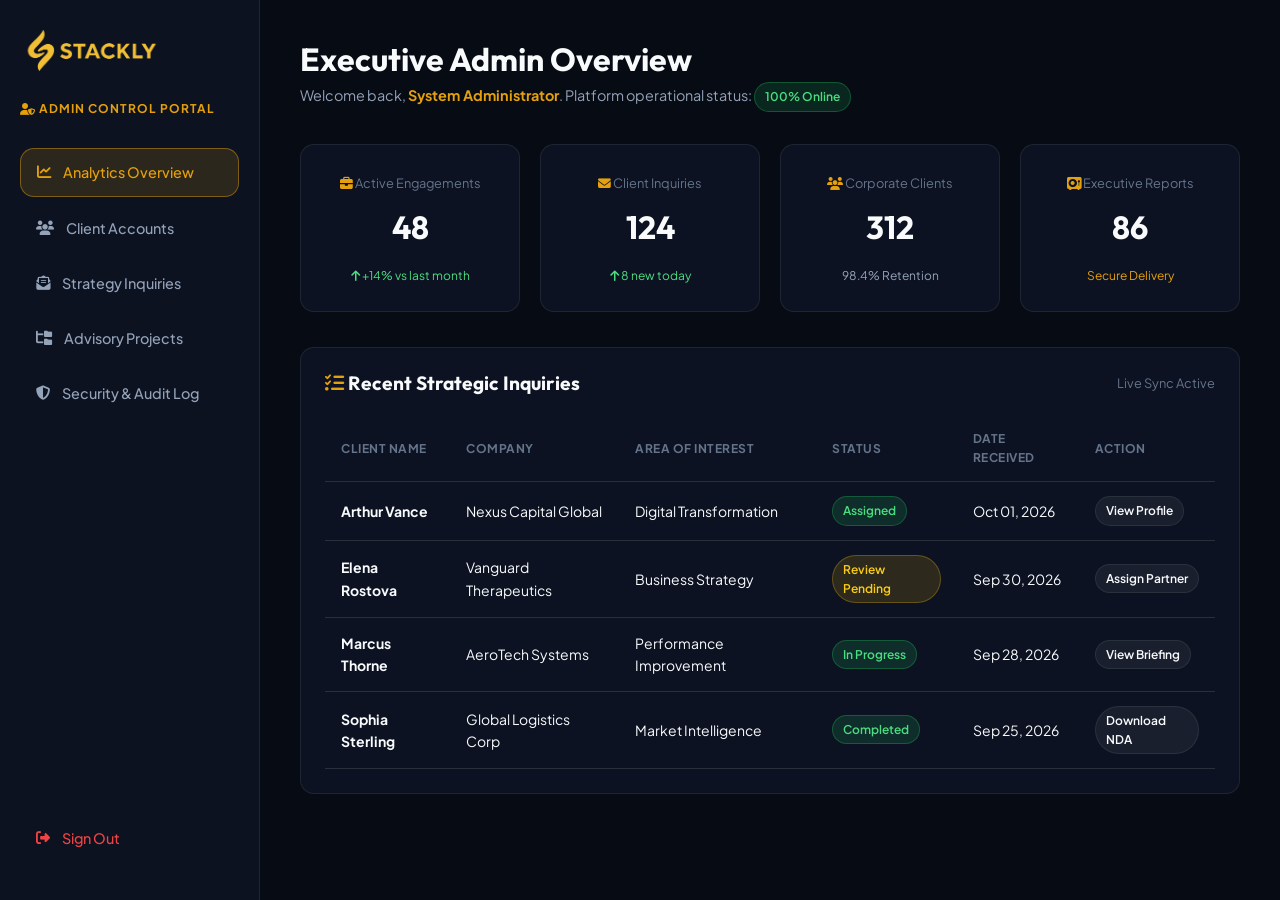
<file: admin_dashboard.html>
<!DOCTYPE html>
<html lang="en">
<head>
  <meta charset="UTF-8">
  <meta name="viewport" content="width=device-width, initial-scale=1.0">
  <title>Admin Dashboard | Stackly Consulting</title>
  <meta name="description" content="Executive Admin Portal for managing strategic inquiries, client access, practice metrics, and corporate advisory operations.">
  <link rel="icon" type="image/webp" href="assets/images/logo_0103.webp">
  <link rel="stylesheet" href="https://cdnjs.cloudflare.com/ajax/libs/font-awesome/6.5.1/css/all.min.css">
  <link rel="stylesheet" href="assets/css/style.css">
  <style>
    .dashboard-layout {
      display: grid;
      grid-template-columns: 260px 1fr;
      min-height: 100vh;
      background: var(--bg-dark);
    }
    .sidebar {
      background: var(--bg-surface-elevated);
      border-right: 1px solid var(--border-light);
      padding: 30px 20px;
      display: flex;
      flex-direction: column;
      justify-content: space-between;
    }
    .sidebar-menu {
      list-style: none;
      padding: 0;
      margin: 30px 0 0 0;
    }
    .sidebar-link {
      display: flex;
      align-items: center;
      gap: 12px;
      padding: 12px 16px;
      color: var(--text-muted);
      text-decoration: none;
      border-radius: var(--radius-md);
      margin-bottom: 8px;
      transition: var(--transition-fast);
      font-size: 0.9rem;
      font-weight: 500;
    }
    .sidebar-link:hover, .sidebar-link.active {
      background: rgba(229, 160, 13, 0.15);
      color: var(--accent-gold);
      border: 1px solid var(--border-active);
    }
    .dashboard-content {
      padding: 40px;
      overflow-y: auto;
    }
    .stats-grid {
      display: grid;
      grid-template-columns: repeat(4, 1fr);
      gap: 20px;
      margin-bottom: 35px;
    }
    .stat-card {
      background: rgba(14, 21, 37, 0.8);
      border: 1px solid var(--border-light);
      border-radius: var(--radius-md);
      padding: 24px;
      position: relative;
      overflow: hidden;
    }
    .stat-number {
      font-size: 2rem;
      font-weight: 700;
      color: var(--text-main);
      margin: 8px 0;
    }
    .table-container {
      background: rgba(14, 21, 37, 0.8);
      border: 1px solid var(--border-light);
      border-radius: var(--radius-md);
      padding: 24px;
      margin-bottom: 35px;
      overflow-x: auto;
    }
    table {
      width: 100%;
      border-collapse: collapse;
      text-align: left;
      font-size: 0.875rem;
    }
    th, td {
      padding: 14px 16px;
      border-bottom: 1px solid var(--border-glass);
    }
    th {
      color: var(--text-dim);
      text-transform: uppercase;
      font-size: 0.75rem;
      letter-spacing: 0.5px;
    }
    .badge-status {
      display: inline-block;
      padding: 4px 10px;
      border-radius: var(--radius-pill);
      font-size: 0.75rem;
      font-weight: 600;
    }
    .badge-active { background: rgba(34, 197, 94, 0.15); color: #4ade80; border: 1px solid rgba(34, 197, 94, 0.3); }
    .badge-pending { background: rgba(234, 179, 8, 0.15); color: #facc15; border: 1px solid rgba(234, 179, 8, 0.3); }
    @media (max-width: 991px) {
      .dashboard-layout { grid-template-columns: 1fr; }
      .stats-grid { grid-template-columns: 1fr 1fr; }
    }
  </style>
</head>
<body class="bg-pattern">
  <!-- MOBILE HEADER BAR WITH HAMBURGER TOGGLE -->
  <div class="dashboard-mobile-header">
    <a href="index.html" class="brand-logo">
      <img src="assets/images/logo_0103.webp" alt="Stackly Consulting Logo" class="brand-logo-img" style="height:36px;">
    </a>
    <button class="mobile-toggle dashboard-mobile-toggle" aria-label="Toggle Navigation">
      <i class="fa-solid fa-bars"></i>
    </button>
  </div>

  <div class="dashboard-layout">
    <!-- SIDEBAR -->
    <aside class="sidebar">
      <div>
        <a href="index.html" class="brand-logo" style="margin-bottom:20px; display:inline-block;">
          <img src="assets/images/logo_0103.webp" alt="Stackly Consulting Logo" class="brand-logo-img" style="height:42px;">
        </a>
        <div style="font-size:0.75rem; color:var(--accent-gold); font-weight:700; text-transform:uppercase; letter-spacing:1px; margin-bottom:20px;">
          <i class="fa-solid fa-user-shield"></i> Admin Control Portal
        </div>
        <ul class="sidebar-menu">
          <li><a href="404.html" class="sidebar-link active"><i class="fa-solid fa-chart-line"></i> Analytics Overview</a></li>
          <li><a href="404.html" class="sidebar-link"><i class="fa-solid fa-users"></i> Client Accounts</a></li>
          <li><a href="404.html" class="sidebar-link"><i class="fa-solid fa-envelope-open-text"></i> Strategy Inquiries</a></li>
          <li><a href="404.html" class="sidebar-link"><i class="fa-solid fa-folder-tree"></i> Advisory Projects</a></li>
          <li><a href="404.html" class="sidebar-link"><i class="fa-solid fa-shield-halved"></i> Security & Audit Log</a></li>
        </ul>
      </div>

      <div>
        <a href="login.html" class="sidebar-link" style="color:#ef4444;"><i class="fa-solid fa-right-from-bracket"></i> Sign Out</a>
      </div>
    </aside>

    <!-- DASHBOARD CONTENT -->
    <main class="dashboard-content">
      <!-- Top Bar -->
      <div style="display:flex; justify-content:space-between; align-items:center; margin-bottom:32px;">
        <div>
          <h1 style="font-size:2rem; margin-bottom:4px;">Executive Admin Overview</h1>
          <p style="color:var(--text-muted); font-size:0.9rem;">Welcome back, <strong style="color:var(--accent-gold);">System Administrator</strong>. Platform operational status: <span class="badge-status badge-active">100% Online</span></p>
        </div>
      </div>

      <!-- Stats Grid -->
      <div class="stats-grid">
        <div class="stat-card">
          <span style="font-size:0.8rem; color:var(--text-dim);"><i class="fa-solid fa-briefcase text-gold"></i> Active Engagements</span>
          <div class="stat-number">48</div>
          <span style="font-size:0.75rem; color:#4ade80;"><i class="fa-solid fa-arrow-up"></i> +14% vs last month</span>
        </div>

        <div class="stat-card">
          <span style="font-size:0.8rem; color:var(--text-dim);"><i class="fa-solid fa-envelope text-gold"></i> Client Inquiries</span>
          <div class="stat-number">124</div>
          <span style="font-size:0.75rem; color:#4ade80;"><i class="fa-solid fa-arrow-up"></i> 8 new today</span>
        </div>

        <div class="stat-card">
          <span style="font-size:0.8rem; color:var(--text-dim);"><i class="fa-solid fa-users text-gold"></i> Corporate Clients</span>
          <div class="stat-number">312</div>
          <span style="font-size:0.75rem; color:var(--text-muted);">98.4% Retention</span>
        </div>

        <div class="stat-card">
          <span style="font-size:0.8rem; color:var(--text-dim);"><i class="fa-solid fa-vault text-gold"></i> Executive Reports</span>
          <div class="stat-number">86</div>
          <span style="font-size:0.75rem; color:var(--accent-gold);">Secure Delivery</span>
        </div>
      </div>

      <!-- Strategic Inquiries Table -->
      <div class="table-container">
        <div style="display:flex; justify-content:space-between; align-items:center; margin-bottom:20px;">
          <h3 style="font-size:1.2rem;"><i class="fa-solid fa-list-check text-gold"></i> Recent Strategic Inquiries</h3>
          <span style="font-size:0.8rem; color:var(--text-dim);">Live Sync Active</span>
        </div>

        <table>
          <thead>
            <tr>
              <th>Client Name</th>
              <th>Company</th>
              <th>Area of Interest</th>
              <th>Status</th>
              <th>Date Received</th>
              <th>Action</th>
            </tr>
          </thead>
          <tbody>
            <tr>
              <td><strong>Arthur Vance</strong></td>
              <td>Nexus Capital Global</td>
              <td>Digital Transformation</td>
              <td><span class="badge-status badge-active">Assigned</span></td>
              <td>Oct 01, 2026</td>
              <td><a href="404.html" class="btn btn-secondary" style="padding:4px 10px; font-size:0.75rem;">View Profile</a></td>
            </tr>
            <tr>
              <td><strong>Elena Rostova</strong></td>
              <td>Vanguard Therapeutics</td>
              <td>Business Strategy</td>
              <td><span class="badge-status badge-pending">Review Pending</span></td>
              <td>Sep 30, 2026</td>
              <td><a href="404.html" class="btn btn-secondary" style="padding:4px 10px; font-size:0.75rem;">Assign Partner</a></td>
            </tr>
            <tr>
              <td><strong>Marcus Thorne</strong></td>
              <td>AeroTech Systems</td>
              <td>Performance Improvement</td>
              <td><span class="badge-status badge-active">In Progress</span></td>
              <td>Sep 28, 2026</td>
              <td><a href="404.html" class="btn btn-secondary" style="padding:4px 10px; font-size:0.75rem;">View Briefing</a></td>
            </tr>
            <tr>
              <td><strong>Sophia Sterling</strong></td>
              <td>Global Logistics Corp</td>
              <td>Market Intelligence</td>
              <td><span class="badge-status badge-active">Completed</span></td>
              <td>Sep 25, 2026</td>
              <td><a href="404.html" class="btn btn-secondary" style="padding:4px 10px; font-size:0.75rem;">Download NDA</a></td>
            </tr>
          </tbody>
        </table>
      </div>
    </main>
  </div>
</body>
</html>
</file>
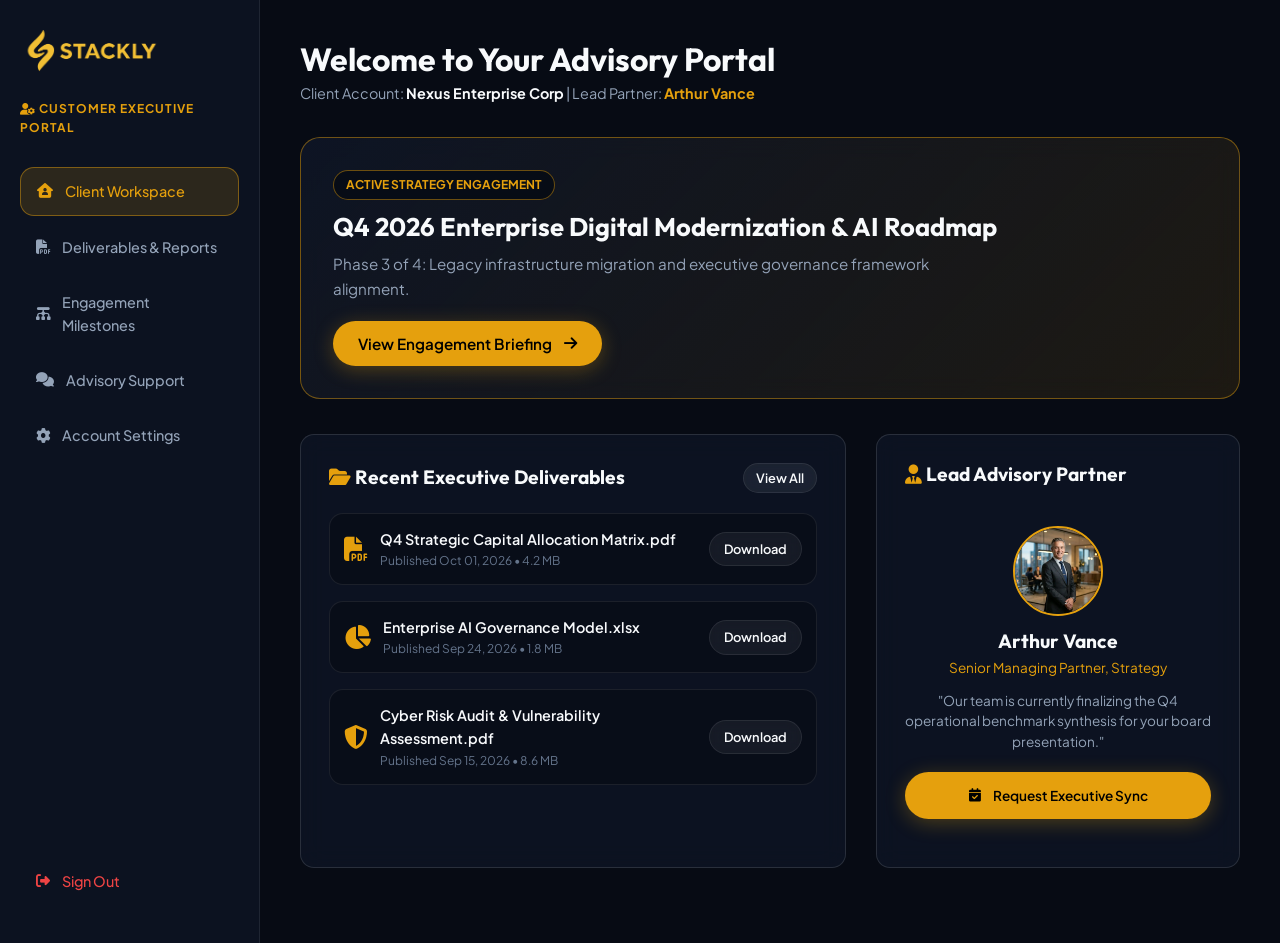
<file: customer_dashboard.html>
<!DOCTYPE html>
<html lang="en">
<head>
  <meta charset="UTF-8">
  <meta name="viewport" content="width=device-width, initial-scale=1.0">
  <title>Client Portal Dashboard | Stackly Consulting</title>
  <meta name="description" content="Executive Customer Dashboard for corporate clients to access engagement strategy deliverables, report downloads, and direct partner briefings.">
  <link rel="icon" type="image/webp" href="assets/images/logo_0103.webp">
  <link rel="stylesheet" href="https://cdnjs.cloudflare.com/ajax/libs/font-awesome/6.5.1/css/all.min.css">
  <link rel="stylesheet" href="assets/css/style.css">
  <style>
    .dashboard-layout {
      display: grid;
      grid-template-columns: 260px 1fr;
      min-height: 100vh;
      background: var(--bg-dark);
    }
    .sidebar {
      background: var(--bg-surface-elevated);
      border-right: 1px solid var(--border-light);
      padding: 30px 20px;
      display: flex;
      flex-direction: column;
      justify-content: space-between;
    }
    .sidebar-menu {
      list-style: none;
      padding: 0;
      margin: 30px 0 0 0;
    }
    .sidebar-link {
      display: flex;
      align-items: center;
      gap: 12px;
      padding: 12px 16px;
      color: var(--text-muted);
      text-decoration: none;
      border-radius: var(--radius-md);
      margin-bottom: 8px;
      transition: var(--transition-fast);
      font-size: 0.9rem;
      font-weight: 500;
      cursor: pointer;
    }
    .sidebar-link:hover, .sidebar-link.active {
      background: rgba(229, 160, 13, 0.15);
      color: var(--accent-gold);
      border: 1px solid var(--border-active);
    }
    .dashboard-content {
      padding: 40px;
      overflow-y: auto;
    }
    .tab-content {
      display: none;
    }
    .tab-content.active {
      display: block;
      animation: fadeIn 0.3s ease-in-out;
    }
    @keyframes fadeIn {
      from { opacity: 0; transform: translateY(6px); }
      to { opacity: 1; transform: translateY(0); }
    }
    .grid-2col {
      display: grid;
      grid-template-columns: 1.2fr 0.8fr;
      gap: 30px;
      margin-bottom: 35px;
    }
    .milestone-card {
      position: relative;
      padding: 20px 20px 20px 48px;
      background: rgba(14, 21, 37, 0.7);
      border: 1px solid var(--border-light);
      border-radius: var(--radius-md);
      margin-bottom: 16px;
    }
    .milestone-card::before {
      content: '';
      position: absolute;
      left: 22px;
      top: 24px;
      width: 12px;
      height: 12px;
      border-radius: 50%;
      background: var(--text-dim);
    }
    .milestone-card.completed::before {
      background: #4ade80;
      box-shadow: 0 0 10px rgba(74, 222, 128, 0.5);
    }
    .milestone-card.in-progress::before {
      background: var(--accent-gold);
      box-shadow: 0 0 10px rgba(229, 160, 13, 0.6);
    }
    @media (max-width: 991px) {
      .dashboard-layout { grid-template-columns: 1fr; }
      .grid-2col { grid-template-columns: 1fr; }
    }
  </style>
</head>
<body class="bg-pattern">
  <!-- MOBILE HEADER BAR WITH HAMBURGER TOGGLE -->
  <div class="dashboard-mobile-header">
    <a href="index.html" class="brand-logo">
      <img src="assets/images/logo_0103.webp" alt="Stackly Consulting Logo" class="brand-logo-img" style="height:36px;">
    </a>
    <button class="mobile-toggle dashboard-mobile-toggle" aria-label="Toggle Navigation">
      <i class="fa-solid fa-bars"></i>
    </button>
  </div>

  <div class="dashboard-layout">
    <!-- SIDEBAR -->
    <aside class="sidebar">
      <div>
        <a href="index.html" class="brand-logo" style="margin-bottom:20px; display:inline-block;">
          <img src="assets/images/logo_0103.webp" alt="Stackly Consulting Logo" class="brand-logo-img" style="height:42px;">
        </a>
        <div style="font-size:0.75rem; color:var(--accent-gold); font-weight:700; text-transform:uppercase; letter-spacing:1px; margin-bottom:20px;">
          <i class="fa-solid fa-user-gear"></i> Customer Executive Portal
        </div>
        <ul class="sidebar-menu">
          <li><a class="sidebar-link active" data-tab="tab-workspace"><i class="fa-solid fa-house-user"></i> Client Workspace</a></li>
          <li><a class="sidebar-link" data-tab="tab-deliverables"><i class="fa-solid fa-file-pdf"></i> Deliverables & Reports</a></li>
          <li><a class="sidebar-link" data-tab="tab-milestones"><i class="fa-solid fa-chart-diagram"></i> Engagement Milestones</a></li>
          <li><a class="sidebar-link" data-tab="tab-support"><i class="fa-solid fa-comments"></i> Advisory Support</a></li>
          <li><a class="sidebar-link" data-tab="tab-settings"><i class="fa-solid fa-gear"></i> Account Settings</a></li>
        </ul>
      </div>

      <div>
        <a href="login.html" class="sidebar-link" style="color:#ef4444;"><i class="fa-solid fa-right-from-bracket"></i> Sign Out</a>
      </div>
    </aside>

    <!-- MAIN DASHBOARD CONTENT -->
    <main class="dashboard-content">

      <!-- 01. TAB: CLIENT WORKSPACE -->
      <div id="tab-workspace" class="tab-content active">
        <!-- Header -->
        <div style="display:flex; justify-content:space-between; align-items:center; margin-bottom:32px;">
          <div>
            <h1 style="font-size:2rem; margin-bottom:4px;">Welcome to Your Advisory Portal</h1>
            <p style="color:var(--text-muted); font-size:0.9rem;">Client Account: <strong style="color:var(--text-main);">Nexus Enterprise Corp</strong> | Lead Partner: <strong style="color:var(--accent-gold);">Arthur Vance</strong></p>
          </div>
        </div>

        <!-- Active Engagement Banner -->
        <div class="glass-card" style="padding:32px; border-radius:var(--radius-lg); margin-bottom:35px; background:linear-gradient(135deg, rgba(14,21,37,0.95), rgba(229,160,13,0.1)); border:1px solid var(--border-active);">
          <div style="display:flex; justify-content:space-between; align-items:flex-start; flex-wrap:wrap; gap:20px;">
            <div>
              <span class="insight-tag" style="position:static; margin-bottom:12px; display:inline-block;">ACTIVE STRATEGY ENGAGEMENT</span>
              <h2 style="font-size:1.6rem; margin-bottom:10px;">Q4 2026 Enterprise Digital Modernization & AI Roadmap</h2>
              <p style="color:var(--text-muted); font-size:0.95rem; max-width:650px;">
                Phase 3 of 4: Legacy infrastructure migration and executive governance framework alignment.
              </p>
            </div>
            <button class="btn btn-primary" onclick="switchTab('tab-milestones')" style="padding:12px 24px;">View Engagement Briefing <i class="fa-solid fa-arrow-right"></i></button>
          </div>
        </div>

        <!-- Grid 2-Column Section -->
        <div class="grid-2col">
          <!-- Deliverables Preview -->
          <div class="glass-card" style="padding:28px; border-radius:var(--radius-md);">
            <div style="display:flex; justify-content:space-between; align-items:center; margin-bottom:20px;">
              <h3 style="font-size:1.2rem;"><i class="fa-solid fa-folder-open text-gold"></i> Recent Executive Deliverables</h3>
              <button onclick="switchTab('tab-deliverables')" class="btn btn-secondary" style="padding:6px 12px; font-size:0.8rem;">View All</button>
            </div>

            <div style="display:flex; flex-direction:column; gap:16px;">
              <div style="display:flex; justify-content:space-between; align-items:center; padding:14px; background:rgba(7,11,20,0.6); border:1px solid var(--border-light); border-radius:var(--radius-md);">
                <div style="display:flex; align-items:center; gap:12px;">
                  <i class="fa-solid fa-file-pdf text-gold" style="font-size:1.5rem;"></i>
                  <div>
                    <div style="font-weight:600; font-size:0.9rem;">Q4 Strategic Capital Allocation Matrix.pdf</div>
                    <div style="font-size:0.75rem; color:var(--text-dim);">Published Oct 01, 2026 • 4.2 MB</div>
                  </div>
                </div>
                <a href="404.html" class="btn btn-secondary" style="padding:6px 14px; font-size:0.8rem;">Download</a>
              </div>

              <div style="display:flex; justify-content:space-between; align-items:center; padding:14px; background:rgba(7,11,20,0.6); border:1px solid var(--border-light); border-radius:var(--radius-md);">
                <div style="display:flex; align-items:center; gap:12px;">
                  <i class="fa-solid fa-chart-pie text-gold" style="font-size:1.5rem;"></i>
                  <div>
                    <div style="font-weight:600; font-size:0.9rem;">Enterprise AI Governance Model.xlsx</div>
                    <div style="font-size:0.75rem; color:var(--text-dim);">Published Sep 24, 2026 • 1.8 MB</div>
                  </div>
                </div>
                <a href="404.html" class="btn btn-secondary" style="padding:6px 14px; font-size:0.8rem;">Download</a>
              </div>

              <div style="display:flex; justify-content:space-between; align-items:center; padding:14px; background:rgba(7,11,20,0.6); border:1px solid var(--border-light); border-radius:var(--radius-md);">
                <div style="display:flex; align-items:center; gap:12px;">
                  <i class="fa-solid fa-shield-halved text-gold" style="font-size:1.5rem;"></i>
                  <div>
                    <div style="font-weight:600; font-size:0.9rem;">Cyber Risk Audit & Vulnerability Assessment.pdf</div>
                    <div style="font-size:0.75rem; color:var(--text-dim);">Published Sep 15, 2026 • 8.6 MB</div>
                  </div>
                </div>
                <a href="404.html" class="btn btn-secondary" style="padding:6px 14px; font-size:0.8rem;">Download</a>
              </div>
            </div>
          </div>

          <!-- Lead Partner Contact -->
          <div class="glass-card" style="padding:28px; border-radius:var(--radius-md);">
            <h3 style="font-size:1.2rem; margin-bottom:20px;"><i class="fa-solid fa-user-tie text-gold"></i> Lead Advisory Partner</h3>
            <div style="text-align:center; padding:20px 0;">
              <img src="assets/images/leader_1.webp" alt="Arthur Vance" style="width:90px; height:90px; border-radius:50%; object-fit:cover; border:2px solid var(--accent-gold); margin:0 auto 14px auto;">
              <h4 style="font-size:1.2rem; margin-bottom:4px;">Arthur Vance</h4>
              <p style="font-size:0.85rem; color:var(--accent-gold); margin-bottom:12px;">Senior Managing Partner, Strategy</p>
              <p style="font-size:0.85rem; color:var(--text-muted); margin-bottom:20px; line-height:1.5;">
                "Our team is currently finalizing the Q4 operational benchmark synthesis for your board presentation."
              </p>
              <button onclick="switchTab('tab-support')" class="btn btn-primary" style="width:100%; font-size:0.85rem;"><i class="fa-solid fa-calendar-check"></i> Request Executive Sync</button>
            </div>
          </div>
        </div>
      </div>

      <!-- 02. TAB: DELIVERABLES & REPORTS -->
      <div id="tab-deliverables" class="tab-content">
        <div style="margin-bottom:32px;">
          <h1 style="font-size:2rem; margin-bottom:4px;">Executive Deliverables & Reports</h1>
          <p style="color:var(--text-muted); font-size:0.9rem;">Access confidential strategic blueprints, board briefs, and practice benchmarks.</p>
        </div>

        <div class="glass-card" style="padding:28px; border-radius:var(--radius-md);">
          <div style="display:flex; justify-content:space-between; align-items:center; flex-wrap:wrap; gap:16px; margin-bottom:24px;">
            <div style="position:relative; flex:1; max-width:400px;">
              <input type="text" class="form-input" placeholder="Search report titles, tags, or topics..." style="padding-left:40px;">
              <i class="fa-solid fa-magnifying-glass" style="position:absolute; left:14px; top:50%; transform:translateY(-50%); color:var(--text-dim);"></i>
            </div>
            <div style="display:flex; gap:10px;">
              <button class="btn btn-secondary active" style="padding:8px 16px; font-size:0.85rem;">All Categories</button>
              <button class="btn btn-secondary" style="padding:8px 16px; font-size:0.85rem;">Strategy</button>
              <button class="btn btn-secondary" style="padding:8px 16px; font-size:0.85rem;">Governance</button>
            </div>
          </div>

          <div style="display:grid; grid-template-columns:repeat(auto-fill, minmax(320px, 1fr)); gap:20px;">
            <!-- Card 1 -->
            <div style="padding:20px; background:rgba(7,11,20,0.6); border:1px solid var(--border-light); border-radius:var(--radius-md);">
              <div style="display:flex; justify-content:space-between; align-items:flex-start; margin-bottom:12px;">
                <span style="padding:4px 10px; background:rgba(229,160,13,0.15); color:var(--accent-gold); border-radius:var(--radius-pill); font-size:0.75rem; font-weight:700;">STRATEGY</span>
                <span style="font-size:0.75rem; color:var(--text-dim);">PDF • 4.2 MB</span>
              </div>
              <h4 style="font-size:1.05rem; margin-bottom:8px;">Q4 Strategic Capital Allocation Matrix</h4>
              <p style="font-size:0.85rem; color:var(--text-muted); margin-bottom:16px;">Comprehensive financial synthesis evaluating capital deployment across digital and core practices.</p>
              <a href="404.html" class="btn btn-primary" style="width:100%; font-size:0.85rem; text-align:center; display:inline-block;"><i class="fa-solid fa-download"></i> Download Report</a>
            </div>

            <!-- Card 2 -->
            <div style="padding:20px; background:rgba(7,11,20,0.6); border:1px solid var(--border-light); border-radius:var(--radius-md);">
              <div style="display:flex; justify-content:space-between; align-items:flex-start; margin-bottom:12px;">
                <span style="padding:4px 10px; background:rgba(229,160,13,0.15); color:var(--accent-gold); border-radius:var(--radius-pill); font-size:0.75rem; font-weight:700;">GOVERNANCE</span>
                <span style="font-size:0.75rem; color:var(--text-dim);">XLSX • 1.8 MB</span>
              </div>
              <h4 style="font-size:1.05rem; margin-bottom:8px;">Enterprise AI Governance Model</h4>
              <p style="font-size:0.85rem; color:var(--text-muted); margin-bottom:16px;">Operational risk assessment matrix and compliance framework for generative AI integration.</p>
              <a href="404.html" class="btn btn-primary" style="width:100%; font-size:0.85rem; text-align:center; display:inline-block;"><i class="fa-solid fa-download"></i> Download Model</a>
            </div>

            <!-- Card 3 -->
            <div style="padding:20px; background:rgba(7,11,20,0.6); border:1px solid var(--border-light); border-radius:var(--radius-md);">
              <div style="display:flex; justify-content:space-between; align-items:flex-start; margin-bottom:12px;">
                <span style="padding:4px 10px; background:rgba(229,160,13,0.15); color:var(--accent-gold); border-radius:var(--radius-pill); font-size:0.75rem; font-weight:700;">SECURITY AUDIT</span>
                <span style="font-size:0.75rem; color:var(--text-dim);">PDF • 8.6 MB</span>
              </div>
              <h4 style="font-size:1.05rem; margin-bottom:8px;">Cyber Risk Audit & Vulnerability Assessment</h4>
              <p style="font-size:0.85rem; color:var(--text-muted); margin-bottom:16px;">Third-party security posture audit detailing infrastructure resilience and mitigation protocols.</p>
              <a href="404.html" class="btn btn-primary" style="width:100%; font-size:0.85rem; text-align:center; display:inline-block;"><i class="fa-solid fa-download"></i> Download Audit</a>
            </div>

            <!-- Card 4 -->
            <div style="padding:20px; background:rgba(7,11,20,0.6); border:1px solid var(--border-light); border-radius:var(--radius-md);">
              <div style="display:flex; justify-content:space-between; align-items:flex-start; margin-bottom:12px;">
                <span style="padding:4px 10px; background:rgba(229,160,13,0.15); color:var(--accent-gold); border-radius:var(--radius-pill); font-size:0.75rem; font-weight:700;">MARKET RESEARCH</span>
                <span style="font-size:0.75rem; color:var(--text-dim);">PDF • 6.1 MB</span>
              </div>
              <h4 style="font-size:1.05rem; margin-bottom:8px;">Global Market Expansion Feasibility</h4>
              <p style="font-size:0.85rem; color:var(--text-muted); margin-bottom:16px;">Target market entry evaluation for APAC and EMEA regions with competitive dynamics.</p>
              <a href="404.html" class="btn btn-primary" style="width:100%; font-size:0.85rem; text-align:center; display:inline-block;"><i class="fa-solid fa-download"></i> Download Report</a>
            </div>

            <!-- Card 5 -->
            <div style="padding:20px; background:rgba(7,11,20,0.6); border:1px solid var(--border-light); border-radius:var(--radius-md);">
              <div style="display:flex; justify-content:space-between; align-items:flex-start; margin-bottom:12px;">
                <span style="padding:4px 10px; background:rgba(229,160,13,0.15); color:var(--accent-gold); border-radius:var(--radius-pill); font-size:0.75rem; font-weight:700;">M&A ADVISORY</span>
                <span style="font-size:0.75rem; color:var(--text-dim);">PDF • 3.4 MB</span>
              </div>
              <h4 style="font-size:1.05rem; margin-bottom:8px;">M&A Synergy & Asset Evaluation</h4>
              <p style="font-size:0.85rem; color:var(--text-muted); margin-bottom:16px;">Detailed valuation analysis and post-merger integration checklist for prospective acquisition.</p>
              <a href="404.html" class="btn btn-primary" style="width:100%; font-size:0.85rem; text-align:center; display:inline-block;"><i class="fa-solid fa-download"></i> Download Brief</a>
            </div>

            <!-- Card 6 -->
            <div style="padding:20px; background:rgba(7,11,20,0.6); border:1px solid var(--border-light); border-radius:var(--radius-md);">
              <div style="display:flex; justify-content:space-between; align-items:flex-start; margin-bottom:12px;">
                <span style="padding:4px 10px; background:rgba(229,160,13,0.15); color:var(--accent-gold); border-radius:var(--radius-pill); font-size:0.75rem; font-weight:700;">OPERATIONS</span>
                <span style="font-size:0.75rem; color:var(--text-dim);">DOCX • 2.1 MB</span>
              </div>
              <h4 style="font-size:1.05rem; margin-bottom:8px;">Operational Cost Restructuring Roadmap</h4>
              <p style="font-size:0.85rem; color:var(--text-muted); margin-bottom:16px;">Step-by-step efficiency framework aimed at reducing overhead expenses by 18%.</p>
              <a href="404.html" class="btn btn-primary" style="width:100%; font-size:0.85rem; text-align:center; display:inline-block;"><i class="fa-solid fa-download"></i> Download Roadmap</a>
            </div>
          </div>
        </div>
      </div>

      <!-- 03. TAB: ENGAGEMENT MILESTONES -->
      <div id="tab-milestones" class="tab-content">
        <div style="margin-bottom:32px;">
          <h1 style="font-size:2rem; margin-bottom:4px;">Engagement Milestones & Roadmap</h1>
          <p style="color:var(--text-muted); font-size:0.9rem;">Track real-time progress, deliverable timelines, and strategic milestones.</p>
        </div>

        <div class="glass-card" style="padding:28px; border-radius:var(--radius-md); margin-bottom:30px;">
          <div style="display:flex; justify-content:space-between; align-items:center; margin-bottom:12px;">
            <span style="font-weight:600; font-size:1rem;">Overall Transformation Completion</span>
            <span style="font-weight:700; color:var(--accent-gold); font-size:1.2rem;">75% Complete</span>
          </div>
          <div style="width:100%; height:10px; background:rgba(7,11,20,0.8); border-radius:var(--radius-pill); overflow:hidden;">
            <div style="width:75%; height:100%; background:linear-gradient(90deg, var(--accent-gold-dark), var(--accent-gold)); border-radius:var(--radius-pill);"></div>
          </div>
        </div>

        <div class="glass-card" style="padding:28px; border-radius:var(--radius-md);">
          <h3 style="font-size:1.2rem; margin-bottom:24px;"><i class="fa-solid fa-bars-staggered text-gold"></i> Execution Timeline</h3>

          <!-- Milestone 1 -->
          <div class="milestone-card completed">
            <div style="display:flex; justify-content:space-between; align-items:center; margin-bottom:6px;">
              <h4 style="font-size:1.1rem; color:#fff;">Phase 1: Strategic Discovery & Baseline Audit</h4>
              <span style="padding:4px 10px; background:rgba(74,222,128,0.15); color:#4ade80; border-radius:var(--radius-pill); font-size:0.75rem; font-weight:700;">COMPLETED</span>
            </div>
            <p style="font-size:0.875rem; color:var(--text-muted); margin-bottom:8px;">Executive stakeholder interviews, data architecture mapping, and legacy infrastructure benchmarking.</p>
            <div style="font-size:0.75rem; color:var(--text-dim);"><i class="fa-solid fa-calendar-check text-gold"></i> Finalized Aug 15, 2026 • Deliverable: Discovery Whitepaper</div>
          </div>

          <!-- Milestone 2 -->
          <div class="milestone-card completed">
            <div style="display:flex; justify-content:space-between; align-items:center; margin-bottom:6px;">
              <h4 style="font-size:1.1rem; color:#fff;">Phase 2: Target Architecture & Digital Gap Analysis</h4>
              <span style="padding:4px 10px; background:rgba(74,222,128,0.15); color:#4ade80; border-radius:var(--radius-pill); font-size:0.75rem; font-weight:700;">COMPLETED</span>
            </div>
            <p style="font-size:0.875rem; color:var(--text-muted); margin-bottom:8px;">Designing future-state cloud & AI architecture with financial impact assessment.</p>
            <div style="font-size:0.75rem; color:var(--text-dim);"><i class="fa-solid fa-calendar-check text-gold"></i> Finalized Sep 20, 2026 • Deliverable: Target Blueprint PDF</div>
          </div>

          <!-- Milestone 3 -->
          <div class="milestone-card in-progress">
            <div style="display:flex; justify-content:space-between; align-items:center; margin-bottom:6px;">
              <h4 style="font-size:1.1rem; color:#fff;">Phase 3: AI Tool Deployment & Team Governance</h4>
              <span style="padding:4px 10px; background:rgba(229,160,13,0.15); color:var(--accent-gold); border-radius:var(--radius-pill); font-size:0.75rem; font-weight:700;">IN PROGRESS (75%)</span>
            </div>
            <p style="font-size:0.875rem; color:var(--text-muted); margin-bottom:8px;">Pilot deployment of generative analytics tools across finance and operational divisions.</p>
            <div style="font-size:0.75rem; color:var(--text-dim);"><i class="fa-solid fa-clock text-gold"></i> Target Completion: Oct 15, 2026 • Lead: Arthur Vance</div>
          </div>

          <!-- Milestone 4 -->
          <div class="milestone-card">
            <div style="display:flex; justify-content:space-between; align-items:center; margin-bottom:6px;">
              <h4 style="font-size:1.1rem; color:#fff;">Phase 4: Executive Rollout & Board Review</h4>
              <span style="padding:4px 10px; background:rgba(100,116,139,0.2); color:var(--text-muted); border-radius:var(--radius-pill); font-size:0.75rem; font-weight:700;">SCHEDULED</span>
            </div>
            <p style="font-size:0.875rem; color:var(--text-muted); margin-bottom:8px;">Enterprise-wide transition, executive KPI dashboard activation, and board presentation synthesis.</p>
            <div style="font-size:0.75rem; color:var(--text-dim);"><i class="fa-solid fa-calendar-days text-gold"></i> Scheduled: Nov 10, 2026</div>
          </div>
        </div>
      </div>

      <!-- 04. TAB: ADVISORY SUPPORT -->
      <div id="tab-support" class="tab-content">
        <div style="margin-bottom:32px;">
          <h1 style="font-size:2rem; margin-bottom:4px;">Direct Advisory Support</h1>
          <p style="color:var(--text-muted); font-size:0.9rem;">Schedule board briefings, communicate with your lead partner, or open an executive request.</p>
        </div>

        <div class="grid-2col">
          <!-- Messaging Form -->
          <div class="glass-card" style="padding:28px; border-radius:var(--radius-md);">
            <h3 style="font-size:1.2rem; margin-bottom:20px;"><i class="fa-solid fa-paper-plane text-gold"></i> Send Advisory Request</h3>
            <form id="support-form">
              <div class="form-group">
                <label class="form-label">Topic / Area of Interest *</label>
                <select class="form-input">
                  <option>Board Presentation Synthesis</option>
                  <option>M&A Valuation Consultation</option>
                  <option>AI Governance Advisory</option>
                  <option>Emergency Risk Assessment</option>
                </select>
              </div>

              <div class="form-group">
                <label class="form-label">Urgency Level *</label>
                <select class="form-input">
                  <option>Standard Executive Review (24h)</option>
                  <option>High Priority Briefing (12h)</option>
                  <option>Urgent Board Emergency (Direct Call)</option>
                </select>
              </div>

              <div class="form-group">
                <label class="form-label">Message Overview *</label>
                <textarea class="form-input" style="min-height:120px;" placeholder="Detail your specific question, challenge, or meeting agenda..."></textarea>
              </div>

              <button type="submit" class="btn btn-primary" style="width:100%;">Submit Inquiry to Lead Partner</button>
            </form>
          </div>

          <!-- Schedule Sync Box -->
          <div class="glass-card" style="padding:28px; border-radius:var(--radius-md);">
            <h3 style="font-size:1.2rem; margin-bottom:20px;"><i class="fa-solid fa-calendar-plus text-gold"></i> Executive Sync Calendar</h3>
            <div style="text-align:center; padding:10px 0 20px 0;">
              <div style="padding:16px; background:rgba(7,11,20,0.6); border:1px solid var(--border-light); border-radius:var(--radius-md); margin-bottom:16px;">
                <div style="font-weight:700; color:var(--accent-gold); font-size:1.1rem; margin-bottom:4px;">Next Available Briefing Slot</div>
                <div style="font-size:0.9rem; color:#fff;">Thursday, Oct 05, 2026 @ 14:00 EST</div>
                <div style="font-size:0.8rem; color:var(--text-dim); margin-top:4px;">Format: Video Briefing / Confidential Room</div>
              </div>
              <button class="btn btn-primary" style="width:100%; margin-bottom:16px;"><i class="fa-solid fa-check-double"></i> Confirm Oct 05 Briefing Slot</button>
              <div style="font-size:0.8rem; color:var(--text-muted);">Direct Contact Hotline: <strong style="color:#fff;">+1 (800) 555-STACKLY</strong></div>
            </div>
          </div>
        </div>
      </div>

      <!-- 05. TAB: ACCOUNT SETTINGS -->
      <div id="tab-settings" class="tab-content">
        <div style="margin-bottom:32px;">
          <h1 style="font-size:2rem; margin-bottom:4px;">Account & Security Settings</h1>
          <p style="color:var(--text-muted); font-size:0.9rem;">Manage corporate client credentials, notification preferences, and access permissions.</p>
        </div>

        <div class="glass-card" style="padding:28px; border-radius:var(--radius-md); margin-bottom:30px;">
          <h3 style="font-size:1.2rem; margin-bottom:20px;"><i class="fa-solid fa-building text-gold"></i> Corporate Profile</h3>
          <div style="display:grid; grid-template-columns:1fr 1fr; gap:20px;">
            <div class="form-group">
              <label class="form-label">Company Legal Name</label>
              <input type="text" class="form-input" value="Nexus Enterprise Corp" readonly style="opacity:0.8;">
            </div>
            <div class="form-group">
              <label class="form-label">Primary Account Owner</label>
              <input type="text" class="form-input" value="Arthur Vance (Executive VP)">
            </div>
            <div class="form-group">
              <label class="form-label">Corporate Email</label>
              <input type="email" class="form-input" value="client@nexuscapital.com">
            </div>
            <div class="form-group">
              <label class="form-label">Dedicated Industry Practice</label>
              <input type="text" class="form-input" value="Financial Services & Capital Markets" readonly style="opacity:0.8;">
            </div>
          </div>
        </div>

        <div class="glass-card" style="padding:28px; border-radius:var(--radius-md);">
          <h3 style="font-size:1.2rem; margin-bottom:20px;"><i class="fa-solid fa-shield-halved text-gold"></i> Security & Authentication</h3>
          <div style="display:flex; justify-content:space-between; align-items:center; padding:16px; background:rgba(7,11,20,0.6); border:1px solid var(--border-light); border-radius:var(--radius-md); margin-bottom:16px;">
            <div>
              <div style="font-weight:600; font-size:0.95rem;">Two-Factor Authentication (2FA)</div>
              <div style="font-size:0.8rem; color:var(--text-muted);">Secured via Hardware Security Key / Authenticator App</div>
            </div>
            <span style="padding:6px 14px; background:rgba(74,222,128,0.15); color:#4ade80; border-radius:var(--radius-pill); font-size:0.8rem; font-weight:700;">ENABLED</span>
          </div>

          <button class="btn btn-secondary" style="font-size:0.875rem;"><i class="fa-solid fa-key"></i> Update Account Password</button>
        </div>
      </div>

    </main>
  </div>

  <script>
    function switchTab(tabId) {
      document.querySelectorAll('.tab-content').forEach(tab => tab.classList.remove('active'));
      document.querySelectorAll('.sidebar-link').forEach(link => link.classList.remove('active'));

      const selectedTab = document.getElementById(tabId);
      const selectedLink = document.querySelector(`.sidebar-link[data-tab="${tabId}"]`);

      if (selectedTab) selectedTab.classList.add('active');
      if (selectedLink) selectedLink.classList.add('active');
    }

    document.addEventListener('DOMContentLoaded', () => {
      document.querySelectorAll('.sidebar-link[data-tab]').forEach(link => {
        link.addEventListener('click', (e) => {
          e.preventDefault();
          const targetTab = link.getAttribute('data-tab');
          if (targetTab) switchTab(targetTab);
        });
      });

      const supportForm = document.getElementById('support-form');
      if (supportForm) {
        supportForm.addEventListener('submit', (e) => {
          e.preventDefault();
          alert('Advisory request successfully transmitted to Arthur Vance! Your lead partner will respond within 12 hours.');
          supportForm.reset();
        });
      }
    });
  </script>
</body>
</html>
</file>
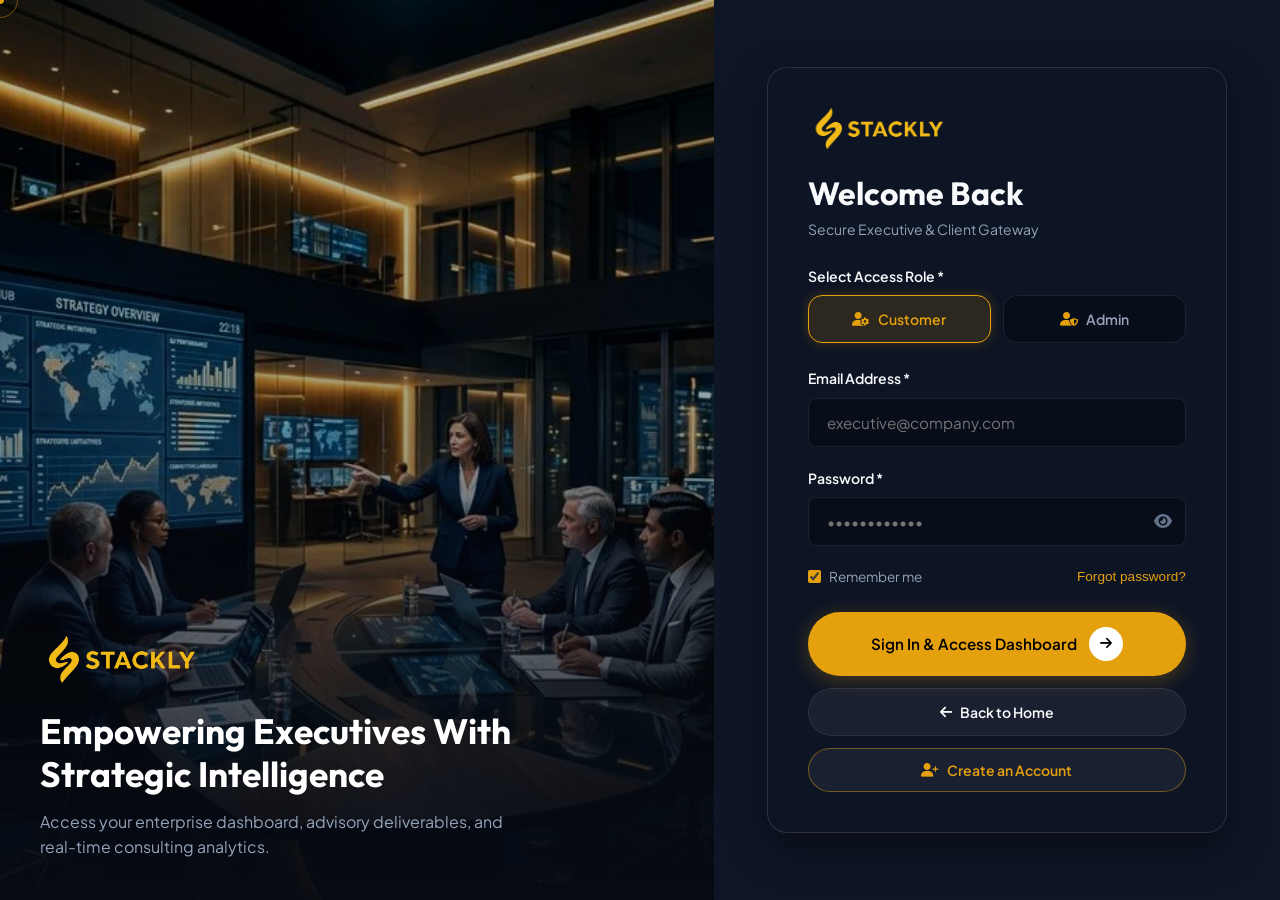
<file: login.html>
<!DOCTYPE html>
<html lang="en">
<head>
  <meta charset="UTF-8">
  <meta name="viewport" content="width=device-width, initial-scale=1.0">
  <title>Client & Executive Portal Login | Stackly Consulting</title>
  <meta name="description" content="Secure access to Stackly Consulting executive client portal, strategy dashboards, and admin management.">
  <link rel="icon" type="image/webp" href="assets/images/logo_0103.webp">
  <link rel="stylesheet" href="https://cdnjs.cloudflare.com/ajax/libs/font-awesome/6.5.1/css/all.min.css">
  <link rel="stylesheet" href="assets/css/style.css">
</head>
<body class="bg-pattern" style="margin:0; overflow-x:hidden;">

  <!-- AMBIENT FLOATING BLOBS -->
  <div class="blob-container">
    <div class="floating-blob blob-gold"></div>
  </div>

  <div class="auth-page-container">
    <!-- LEFT PANEL - BRAND VISUAL -->
    <div class="auth-left-panel">
      <!-- Background Visual -->
      <img src="assets/images/hero_slide_2.webp" alt="Stackly Consulting Brand Asset" class="auth-bg-img">

      <!-- Overlay Content -->
      <div style="position:relative; z-index:5; margin-top:auto; max-width:480px;">
        <a href="index.html" class="brand-logo" style="margin-bottom:20px; display:inline-block;">
          <img src="assets/images/logo_0103.webp" alt="Stackly Consulting Logo" class="brand-logo-img" style="height:48px;">
        </a>
        <h2 style="font-size:2.2rem; margin-bottom:14px; color:#fff; line-height:1.2;">
          Empowering Executives With Strategic Intelligence
        </h2>
        <p style="color:var(--text-muted); font-size:1rem; line-height:1.6; margin-bottom:0;">
          Access your enterprise dashboard, advisory deliverables, and real-time consulting analytics.
        </p>
      </div>
    </div>

    <!-- RIGHT PANEL - AUTHENTICATION FORM CARD -->
    <div class="auth-right-panel">
      <div class="auth-form-card">

        <!-- BRAND LOGO HEADER FOR MOBILE -->
        <div style="text-align:center; margin-bottom:24px;" class="mobile-only-logo">
          <a href="index.html">
            <img src="assets/images/logo_0103.webp" alt="Stackly Consulting" style="height:42px; margin-bottom:12px;">
          </a>
        </div>

        <!-- FORM TITLE & SUBTITLE -->
        <div style="margin-bottom:24px;">
          <h1 id="auth-title" style="font-size:2rem; margin-bottom:6px; font-weight:700;">
            Welcome Back
          </h1>
          <p id="auth-subtitle" style="font-size:0.875rem; color:var(--text-muted); margin:0;">
            Secure Executive & Client Gateway
          </p>
        </div>

        <!-- AUTH FORM -->
        <form id="auth-form">
          <!-- 01. ROLE SELECTION SLOT -->
          <div style="margin-bottom:20px;">
            <label class="form-label" style="margin-bottom:8px; display:block;">Select Access Role *</label>
            <div class="role-selector-grid">
              <label class="role-card-pill active" id="pill-customer">
                <input type="radio" name="userRole" value="customer" checked>
                <i class="fa-solid fa-user-gear text-gold"></i> Customer
              </label>
              <label class="role-card-pill" id="pill-admin">
                <input type="radio" name="userRole" value="admin">
                <i class="fa-solid fa-user-shield text-gold"></i> Admin
              </label>
            </div>
          </div>

          <!-- 02. FULL NAME SLOT (VISIBLE ONLY IN SIGN UP MODE) -->
          <div class="form-group" id="signup-name-group" style="display:none;">
            <label class="form-label">Full Name *</label>
            <input type="text" id="auth-name" class="form-input" placeholder="e.g. Arthur Vance">
          </div>

          <!-- 03. EMAIL SLOT -->
          <div class="form-group">
            <label class="form-label">Email Address *</label>
            <input type="email" id="auth-email" class="form-input" placeholder="executive@company.com" required>
          </div>

          <!-- 04. PASSWORD SLOT WITH EYE TOGGLE -->
          <div class="form-group">
            <label class="form-label">Password *</label>
            <div class="password-input-wrapper">
              <input type="password" id="auth-password" class="form-input" placeholder="••••••••••••" required>
              <button type="button" class="password-toggle-btn" id="btn-toggle-pwd" aria-label="Toggle password visibility">
                <i class="fa-solid fa-eye" id="eye-icon"></i>
              </button>
            </div>
          </div>

          <!-- 05. CONFIRM PASSWORD SLOT (VISIBLE ONLY IN SIGN UP MODE) -->
          <div class="form-group" id="signup-confirm-group" style="display:none;">
            <label class="form-label">Confirm Password *</label>
            <div class="password-input-wrapper">
              <input type="password" id="auth-confirm-password" class="form-input" placeholder="••••••••••••">
              <button type="button" class="password-toggle-btn" id="btn-toggle-confirm-pwd" aria-label="Toggle confirm password visibility">
                <i class="fa-solid fa-eye" id="confirm-eye-icon"></i>
              </button>
            </div>
          </div>

          <!-- 06. REMEMBER ME & FORGOT PASSWORD (SIGN IN MODE) -->
          <div id="signin-options" style="display:flex; justify-content:space-between; align-items:center; margin-bottom:24px; font-size:0.85rem;">
            <label style="display:flex; align-items:center; gap:8px; color:var(--text-muted); cursor:pointer;">
              <input type="checkbox" checked style="accent-color:var(--accent-gold);"> Remember me
            </label>
            <button type="button" style="background:none; border:none; color:var(--accent-gold); cursor:pointer; font-weight:500; font-size:0.85rem;" data-modal-target="forgot-modal">
              Forgot password?
            </button>
          </div>

          <!-- 07. LOGIN / SUBMIT BUTTON -->
          <button type="submit" id="auth-submit-btn" class="btn btn-primary" style="width:100%; padding:14px; font-size:0.95rem; margin-bottom:12px;">
            Sign In & Access Dashboard
            <span class="btn-icon-circle"><i class="fa-solid fa-arrow-right"></i></span>
          </button>

          <!-- 08. BACK TO HOME BUTTON (PLACED DIRECTLY UNDER LOGIN BUTTON) -->
          <a href="index.html" class="btn btn-secondary" style="width:100%; text-align:center; justify-content:center; padding:12px; font-size:0.875rem; margin-bottom:12px; display:flex; align-items:center; gap:8px;">
            <i class="fa-solid fa-arrow-left"></i> Back to Home
          </a>

          <!-- 09. CREATE AN ACCOUNT BUTTON (PLACED DIRECTLY UNDER BACK TO HOME BUTTON) -->
          <button type="button" id="btn-switch-mode" class="btn btn-secondary" style="width:100%; text-align:center; justify-content:center; padding:12px; font-size:0.875rem; border-color:var(--border-active); color:var(--accent-gold); display:flex; align-items:center; gap:8px;">
            <i class="fa-solid fa-user-plus text-gold" id="switch-icon"></i>
            <span id="switch-mode-text">Create an Account</span>
          </button>
        </form>
      </div>
    </div>
  </div>

  <!-- FORGOT PASSWORD MODAL -->
  <div class="modal-overlay" id="forgot-modal">
    <div class="modal-box" style="max-width:440px;">
      <button class="modal-close"><i class="fa-solid fa-xmark"></i></button>
      <h3 style="margin-bottom:12px; font-size:1.5rem;"><i class="fa-solid fa-key text-gold"></i> Reset Portal Password</h3>
      <p style="color:var(--text-muted); font-size:0.9rem; margin-bottom:20px;">
        Enter your registered email address to receive a secure single-use password reset verification link.
      </p>
      <form id="forgot-form">
        <div class="form-group">
          <input type="email" class="form-input" placeholder="executive@company.com" required>
        </div>
        <button type="submit" class="btn btn-primary" style="width:100%;">Send Reset Verification</button>
      </form>
    </div>
  </div>

  <script src="https://cdnjs.cloudflare.com/ajax/libs/gsap/3.12.5/gsap.min.js"></script>
  <script src="assets/js/main.js"></script>

  <script>
    document.addEventListener('DOMContentLoaded', () => {
      let isSignUpMode = false;

      const authTitle = document.getElementById('auth-title');
      const authSubtitle = document.getElementById('auth-subtitle');
      const btnSwitchMode = document.getElementById('btn-switch-mode');
      const switchModeText = document.getElementById('switch-mode-text');
      const switchIcon = document.getElementById('switch-icon');
      const signupNameGroup = document.getElementById('signup-name-group');
      const signupConfirmGroup = document.getElementById('signup-confirm-group');
      const signinOptions = document.getElementById('signin-options');
      const authSubmitBtn = document.getElementById('auth-submit-btn');
      const authForm = document.getElementById('auth-form');

      const pillCustomer = document.getElementById('pill-customer');
      const pillAdmin = document.getElementById('pill-admin');

      const emailInput = document.getElementById('auth-email');
      const pwdInput = document.getElementById('auth-password');
      const nameInput = document.getElementById('auth-name');
      const confirmPwdInput = document.getElementById('auth-confirm-password');

      // Role Pill Click Handlers
      pillCustomer.addEventListener('click', () => {
        pillCustomer.classList.add('active');
        pillAdmin.classList.remove('active');
        pillCustomer.querySelector('input').checked = true;
      });

      pillAdmin.addEventListener('click', () => {
        pillAdmin.classList.add('active');
        pillCustomer.classList.remove('active');
        pillAdmin.querySelector('input').checked = true;
      });

      // Toggle Password Visibility
      const btnTogglePwd = document.getElementById('btn-toggle-pwd');
      const eyeIcon = document.getElementById('eye-icon');
      if (btnTogglePwd && pwdInput) {
        btnTogglePwd.addEventListener('click', () => {
          const isPwd = pwdInput.type === 'password';
          pwdInput.type = isPwd ? 'text' : 'password';
          eyeIcon.className = isPwd ? 'fa-solid fa-eye-slash' : 'fa-solid fa-eye';
        });
      }

      const btnToggleConfirmPwd = document.getElementById('btn-toggle-confirm-pwd');
      const confirmEyeIcon = document.getElementById('confirm-eye-icon');
      if (btnToggleConfirmPwd && confirmPwdInput) {
        btnToggleConfirmPwd.addEventListener('click', () => {
          const isPwd = confirmPwdInput.type === 'password';
          confirmPwdInput.type = isPwd ? 'text' : 'password';
          confirmEyeIcon.className = isPwd ? 'fa-solid fa-eye-slash' : 'fa-solid fa-eye';
        });
      }

      // Toggle between Sign In and Sign Up Modes
      function setAuthMode(signUp) {
        isSignUpMode = signUp;
        if (isSignUpMode) {
          authTitle.textContent = 'Create an Account';
          authSubtitle.innerHTML = 'Already have an account? <button type="button" id="btn-subtitle-signin" style="background:none; border:none; color:var(--accent-gold); font-weight:600; cursor:pointer; padding:0; text-decoration:underline;">Sign In</button>';
          signupNameGroup.style.display = 'block';
          signupConfirmGroup.style.display = 'block';
          signinOptions.style.display = 'none';
          authSubmitBtn.innerHTML = 'Create Account <span class="btn-icon-circle"><i class="fa-solid fa-user-plus"></i></span>';
          if (btnSwitchMode) btnSwitchMode.style.display = 'none';
          if (nameInput) nameInput.required = true;
          if (confirmPwdInput) confirmPwdInput.required = true;

          const btnSubtitleSignin = document.getElementById('btn-subtitle-signin');
          if (btnSubtitleSignin) {
            btnSubtitleSignin.addEventListener('click', () => setAuthMode(false));
          }
        } else {
          authTitle.textContent = 'Welcome Back';
          authSubtitle.textContent = 'Secure Executive & Client Gateway';
          signupNameGroup.style.display = 'none';
          signupConfirmGroup.style.display = 'none';
          signinOptions.style.display = 'flex';
          authSubmitBtn.innerHTML = 'Sign In & Access Dashboard <span class="btn-icon-circle"><i class="fa-solid fa-arrow-right"></i></span>';
          if (btnSwitchMode) {
            btnSwitchMode.style.display = 'flex';
            if (switchModeText) switchModeText.textContent = 'Create an Account';
            if (switchIcon) switchIcon.className = 'fa-solid fa-user-plus text-gold';
          }
          if (nameInput) nameInput.required = false;
          if (confirmPwdInput) confirmPwdInput.required = false;
        }
      }

      if (btnSwitchMode) {
        btnSwitchMode.addEventListener('click', () => setAuthMode(!isSignUpMode));
      }

      // Submit Form Handler & Dashboard Redirection
      if (authForm) {
        authForm.addEventListener('submit', (e) => {
          e.preventDefault();

          const selectedRole = document.querySelector('input[name="userRole"]:checked').value;

          if (isSignUpMode) {
            // Check password match
            if (pwdInput.value !== confirmPwdInput.value) {
              alert('Passwords do not match. Please check and try again.');
              return;
            }

            // Create account notification & redirect back to login
            alert(`Account successfully created for ${emailInput.value} as ${selectedRole.toUpperCase()}! Switching to Sign In mode.`);
            setAuthMode(false);
          } else {
            // Log in & redirect to respective dashboard
            if (selectedRole === 'admin') {
              window.location.href = 'admin_dashboard.html';
            } else {
              window.location.href = 'customer_dashboard.html';
            }
          }
        });
      }
    });
  </script>
</body>
</html>
</file>
<file: assets/css/style.css>
/* ==========================================================================
   STACKLY CONSULTING - PREMIUM MANAGEMENT CONSULTING STYLESHEET
   ========================================================================== */

@import url('https://fonts.googleapis.com/css2?family=Outfit:wght@300;400;500;600;700;800&family=Plus+Jakarta+Sans:wght@300;400;500;600;700;800&display=swap');

/* --- COLOR PALETTE & VARIABLES --- */
:root {
  --bg-dark: #070B14;
  --bg-surface: #0E1525;
  --bg-surface-elevated: rgba(14, 21, 37, 0.75);
  --bg-card: rgba(18, 27, 45, 0.55);
  --bg-card-hover: rgba(26, 39, 64, 0.8);
  --bg-glass: rgba(15, 23, 42, 0.45);

  --accent-gold: #E5A00D;
  --accent-gold-hover: #F5AF19;
  --accent-gold-glow: rgba(229, 160, 13, 0.25);
  
  --text-main: #F8FAFC;
  --text-muted: #94A3B8;
  --text-dim: #64748B;
  
  --border-light: rgba(255, 255, 255, 0.08);
  --border-glass: rgba(255, 255, 255, 0.12);
  --border-active: rgba(229, 160, 13, 0.45);

  --font-heading: 'Outfit', sans-serif;
  --font-body: 'Plus Jakarta Sans', sans-serif;

  --transition-smooth: all 0.35s cubic-bezier(0.16, 1, 0.3, 1);
  --transition-fast: all 0.2s ease-in-out;
  
  --shadow-card: 0 16px 40px rgba(0, 0, 0, 0.4);
  --shadow-glass: 0 8px 32px 0 rgba(0, 0, 0, 0.37);
  --shadow-glow: 0 0 30px rgba(229, 160, 13, 0.2);
  
  --radius-sm: 8px;
  --radius-md: 14px;
  --radius-lg: 20px;
  --radius-pill: 50px;
}

/* --- GLASSMORPHISM UTILITY CLASSES --- */
.glass-panel {
  background: rgba(14, 21, 37, 0.5);
  backdrop-filter: blur(16px);
  -webkit-backdrop-filter: blur(16px);
  border: 1px solid var(--border-glass);
  box-shadow: var(--shadow-glass);
}

.glass-card {
  background: rgba(18, 27, 45, 0.55);
  backdrop-filter: blur(12px);
  -webkit-backdrop-filter: blur(12px);
  border: 1px solid var(--border-glass);
  border-radius: var(--radius-md);
  transition: var(--transition-smooth);
}

.glass-card:hover {
  background: rgba(26, 39, 64, 0.75);
  border-color: var(--border-active);
  box-shadow: var(--shadow-glow), var(--shadow-card);
  transform: translateY(-6px);
}

/* --- AMBIENT FLOATING BLOBS --- */
.blob-container {
  position: absolute;
  inset: 0;
  overflow: hidden;
  pointer-events: none;
  z-index: 0;
}

.floating-blob {
  position: absolute;
  border-radius: 50%;
  filter: blur(80px);
  opacity: 0.25;
  animation: floatBlob 18s ease-in-out infinite alternate;
}

.blob-gold {
  width: 450px;
  height: 450px;
  background: var(--accent-gold);
  top: -100px;
  right: -100px;
}

.blob-blue {
  width: 550px;
  height: 550px;
  background: #1e3a8a;
  bottom: -150px;
  left: -150px;
  animation-delay: -9s;
}

@keyframes floatBlob {
  0% { transform: translate(0, 0) scale(1); }
  50% { transform: translate(60px, 40px) scale(1.1); }
  100% { transform: translate(-40px, 80px) scale(0.95); }
}

/* --- DESKTOP CURSOR FOLLOWER --- */
@media (min-width: 992px) {
  body {
    cursor: default;
  }
  .custom-cursor-dot {
    position: fixed;
    top: 0;
    left: 0;
    width: 8px;
    height: 8px;
    background: var(--accent-gold);
    border-radius: 50%;
    pointer-events: none;
    z-index: 9999;
    transform: translate(-50%, -50%);
    transition: transform 0.1s ease, width 0.2s ease, height 0.2s ease;
  }
  .custom-cursor-ring {
    position: fixed;
    top: 0;
    left: 0;
    width: 36px;
    height: 36px;
    border: 1px solid rgba(229, 160, 13, 0.45);
    border-radius: 50%;
    pointer-events: none;
    z-index: 9998;
    transform: translate(-50%, -50%);
    transition: transform 0.18s ease-out, border-color 0.2s ease;
  }
  body.cursor-hover .custom-cursor-ring {
    transform: translate(-50%, -50%) scale(1.6);
    border-color: var(--accent-gold);
    background: rgba(229, 160, 13, 0.08);
  }
}

/* --- INFINITE MARQUEE --- */
.marquee-wrapper {
  overflow: hidden;
  user-select: none;
  display: flex;
  gap: 30px;
  position: relative;
  padding: 10px 0;
}

.marquee-wrapper::before, .marquee-wrapper::after {
  content: '';
  position: absolute;
  top: 0;
  width: 100px;
  height: 100%;
  z-index: 2;
  pointer-events: none;
}

.marquee-wrapper::before {
  left: 0;
  background: linear-gradient(90deg, var(--bg-surface) 0%, transparent 100%);
}

.marquee-wrapper::after {
  right: 0;
  background: linear-gradient(-90deg, var(--bg-surface) 0%, transparent 100%);
}

.marquee-track {
  flex-shrink: 0;
  display: flex;
  align-items: center;
  gap: 30px;
  min-width: 100%;
  animation: scrollMarquee 25s linear infinite;
}

@keyframes scrollMarquee {
  from { transform: translateX(0); }
  to { transform: translateX(-100%); }
}

/* --- RESET & BASE STYLES --- */
*, *::before, *::after {
  box-sizing: border-box;
  margin: 0;
  padding: 0;
}

html {
  scroll-behavior: smooth;
  font-size: 16px;
}

body {
  font-family: var(--font-body);
  background-color: var(--bg-dark);
  color: var(--text-main);
  line-height: 1.6;
  overflow-x: hidden;
  -webkit-font-smoothing: antialiased;
}

a {
  color: inherit;
  text-decoration: none;
  transition: var(--transition-fast);
}

ul {
  list-style: none;
}

img {
  max-width: 100%;
  height: auto;
  display: block;
}

/* --- CONTAINER & UTILITIES --- */
.container {
  width: 100%;
  max-width: 1320px;
  margin: 0 auto;
  padding: 0 24px;
}

.section-padding {
  padding: 100px 0;
}

.text-gold {
  color: var(--accent-gold);
}

.bg-pattern {
  background-image: radial-gradient(rgba(229, 160, 13, 0.06) 1px, transparent 1px);
  background-size: 32px 32px;
}

/* --- TYPOGRAPHY --- */
h1, h2, h3, h4, h5, h6 {
  font-family: var(--font-heading);
  font-weight: 700;
  line-height: 1.2;
  color: var(--text-main);
}

.section-header {
  text-align: center;
  max-width: 760px;
  margin: 0 auto 60px auto;
}

.section-subtitle {
  display: inline-flex;
  align-items: center;
  gap: 8px;
  font-size: 0.875rem;
  font-weight: 700;
  text-transform: uppercase;
  letter-spacing: 2px;
  color: var(--accent-gold);
  margin-bottom: 12px;
  padding: 6px 16px;
  background: rgba(229, 160, 13, 0.08);
  border: 1px solid rgba(229, 160, 13, 0.2);
  border-radius: var(--radius-pill);
}

.section-title {
  font-size: 2.75rem;
  letter-spacing: -0.5px;
  margin-bottom: 18px;
}

.section-description {
  font-size: 1.1rem;
  color: var(--text-muted);
}

/* --- BUTTONS & CTAs --- */
.btn {
  display: inline-flex;
  align-items: center;
  justify-content: center;
  gap: 12px;
  padding: 14px 28px;
  font-family: var(--font-body);
  font-size: 0.95rem;
  font-weight: 600;
  border-radius: var(--radius-pill);
  cursor: pointer;
  border: 1px solid transparent;
  transition: var(--transition-smooth);
}

.btn-primary {
  background: var(--accent-gold);
  color: #000000;
  box-shadow: 0 4px 20px rgba(229, 160, 13, 0.3);
}

.btn-primary:hover {
  background: var(--accent-gold-hover);
  transform: translateY(-2px);
  box-shadow: 0 8px 30px rgba(229, 160, 13, 0.45);
}

.btn-secondary {
  background: rgba(255, 255, 255, 0.06);
  color: var(--text-main);
  border-color: var(--border-light);
  backdrop-filter: blur(8px);
}

.btn-secondary:hover {
  background: rgba(255, 255, 255, 0.12);
  border-color: rgba(255, 255, 255, 0.25);
  transform: translateY(-2px);
}

.btn-icon-circle {
  width: 34px;
  height: 34px;
  background: #ffffff;
  color: #000000;
  border-radius: 50%;
  display: flex;
  align-items: center;
  justify-content: center;
  font-size: 0.85rem;
  transition: var(--transition-fast);
}

.btn-primary:hover .btn-icon-circle {
  transform: translateX(4px);
}

/* --- MAIN NAVBAR --- */
.navbar {
  position: sticky;
  top: 0;
  left: 0;
  width: 100%;
  z-index: 1000;
  background: rgba(7, 11, 20, 0.88);
  backdrop-filter: blur(16px);
  border-bottom: 1px solid var(--border-light);
  transition: var(--transition-smooth);
}

.navbar-inner {
  display: flex;
  align-items: center;
  justify-content: space-between;
  height: 84px;
}

.brand-logo {
  display: flex;
  align-items: center;
  gap: 12px;
  font-family: var(--font-heading);
  font-size: 1.6rem;
  font-weight: 800;
  letter-spacing: -0.5px;
  color: var(--text-main);
}

.brand-logo-img {
  height: 42px;
  max-height: 48px;
  width: auto;
  object-fit: contain;
  display: block;
  mix-blend-mode: screen;
  transition: var(--transition-fast);
}

.brand-logo:hover .brand-logo-img {
  transform: scale(1.04);
}

.brand-badge-icon {
  width: 40px;
  height: 40px;
  background: linear-gradient(135deg, var(--accent-gold), #B37B00);
  border-radius: var(--radius-sm);
  display: flex;
  align-items: center;
  justify-content: center;
  color: #000;
  font-size: 1.2rem;
  box-shadow: 0 4px 15px rgba(229, 160, 13, 0.3);
}

.nav-menu {
  display: flex;
  align-items: center;
  gap: 32px;
}

.nav-link {
  font-size: 0.9rem;
  font-weight: 600;
  text-transform: uppercase;
  letter-spacing: 1px;
  color: var(--text-muted);
  position: relative;
  padding: 8px 0;
}

.nav-link:hover, .nav-link.active {
  color: var(--text-main);
}

.nav-link::after {
  content: '';
  position: absolute;
  bottom: 0;
  left: 0;
  width: 0%;
  height: 2px;
  background: var(--accent-gold);
  transition: var(--transition-fast);
}

.nav-link:hover::after, .nav-link.active::after {
  width: 100%;
}

.nav-actions {
  display: flex;
  align-items: center;
  gap: 16px;
}

.mobile-toggle {
  display: none;
  background: none;
  border: none;
  color: var(--text-main);
  font-size: 1.5rem;
  cursor: pointer;
}

/* --- 01. HERO SECTION WITH SLIDER --- */
.hero-slider-section {
  position: relative;
  min-height: 85vh;
  min-height: 680px;
  display: flex;
  align-items: center;
  overflow: hidden;
}

.hero-slider {
  position: absolute;
  inset: 0;
  width: 100%;
  height: 100%;
}

.hero-slide {
  position: absolute;
  inset: 0;
  opacity: 0;
  visibility: hidden;
  transition: opacity 1s cubic-bezier(0.4, 0, 0.2, 1), visibility 1s;
  background-size: cover;
  background-position: center;
  display: flex;
  align-items: center;
  padding-bottom: 80px; /* Offset for position: absolute .hero-bottom-bar */
}

.hero-slide.active {
  opacity: 1;
  visibility: visible;
}

.hero-slide-overlay {
  position: absolute;
  inset: 0;
  background: linear-gradient(90deg, rgba(7, 11, 20, 0.95) 0%, rgba(7, 11, 20, 0.75) 55%, rgba(7, 11, 20, 0.4) 100%),
              linear-gradient(0deg, rgba(7, 11, 20, 1) 0%, transparent 25%);
}

.hero-content {
  position: relative;
  z-index: 10;
  max-width: 750px;
  padding: 60px 0 30px 0;
}

.hero-eyebrow {
  display: inline-block;
  font-size: 0.875rem;
  font-weight: 700;
  text-transform: uppercase;
  letter-spacing: 3px;
  color: var(--text-main);
  border-bottom: 2px solid var(--accent-gold);
  padding-bottom: 4px;
  margin-bottom: 24px;
}

.hero-title {
  font-size: 4rem;
  font-weight: 800;
  line-height: 1.1;
  margin-bottom: 24px;
  letter-spacing: -1.5px;
}

.hero-title span {
  color: var(--accent-gold);
}

.hero-description {
  font-size: 1.25rem;
  color: var(--text-muted);
  margin-bottom: 40px;
  max-width: 620px;
  font-weight: 400;
}

.hero-buttons {
  display: flex;
  align-items: center;
  gap: 16px;
  flex-wrap: wrap;
}

/* Hero Controls (Right Side Numbers) */
.hero-controls {
  position: absolute;
  right: 5%;
  top: calc(50% - 40px);
  transform: translateY(-50%);
  z-index: 20;
  display: flex;
  flex-direction: column;
  gap: 20px;
}

.slide-number {
  font-family: var(--font-heading);
  font-size: 1rem;
  font-weight: 700;
  color: rgba(255, 255, 255, 0.4);
  width: 46px;
  height: 46px;
  border-radius: 50%;
  border: 1px solid rgba(255, 255, 255, 0.15);
  display: flex;
  align-items: center;
  justify-content: center;
  cursor: pointer;
  transition: var(--transition-fast);
  background: rgba(7, 11, 20, 0.5);
  backdrop-filter: blur(8px);
}

.slide-number:hover, .slide-number.active {
  color: var(--accent-gold);
  border-color: var(--accent-gold);
  background: rgba(229, 160, 13, 0.15);
  transform: scale(1.1);
  box-shadow: 0 0 15px rgba(229, 160, 13, 0.3);
}

/* Bottom Highlight Pill Bar */
.hero-bottom-bar {
  position: absolute;
  bottom: 0;
  left: 0;
  width: 100%;
  z-index: 20;
  background: rgba(14, 21, 37, 0.85);
  backdrop-filter: blur(16px);
  border-top: 1px solid var(--border-light);
  padding: 18px 0;
}

.hero-highlights {
  display: flex;
  align-items: center;
  justify-content: space-around;
  flex-wrap: wrap;
  gap: 24px;
}

.highlight-item {
  display: flex;
  align-items: center;
  gap: 12px;
  font-size: 0.95rem;
  font-weight: 600;
  color: var(--text-main);
}

.highlight-icon {
  width: 36px;
  height: 36px;
  background: rgba(229, 160, 13, 0.15);
  border: 1px solid var(--border-active);
  border-radius: var(--radius-sm);
  display: flex;
  align-items: center;
  justify-content: center;
  color: var(--accent-gold);
}

/* --- 02. TRUST & STATS SECTION --- */
.trust-section {
  background: var(--bg-surface);
  border-bottom: 1px solid var(--border-light);
}

.stats-grid {
  display: grid;
  grid-template-columns: repeat(4, 1fr);
  gap: 30px;
  margin-bottom: 60px;
}

.stat-card {
  background: var(--bg-card);
  border: 1px solid var(--border-light);
  border-radius: var(--radius-md);
  padding: 32px 24px;
  text-align: center;
  transition: var(--transition-smooth);
}

.stat-card:hover {
  transform: translateY(-5px);
  border-color: var(--border-active);
  box-shadow: var(--shadow-glow);
}

.stat-number {
  font-family: var(--font-heading);
  font-size: 3rem;
  font-weight: 800;
  color: var(--accent-gold);
  margin-bottom: 6px;
  display: flex;
  align-items: center;
  justify-content: center;
}

.stat-label {
  font-size: 0.95rem;
  color: var(--text-muted);
  font-weight: 500;
}

.client-logos-header {
  text-align: center;
  font-size: 0.875rem;
  text-transform: uppercase;
  letter-spacing: 2px;
  color: var(--text-dim);
  margin-bottom: 30px;
}

.client-logos-grid {
  display: flex;
  align-items: center;
  justify-content: space-between;
  gap: 30px;
  flex-wrap: wrap;
  opacity: 0.7;
}

.client-badge {
  display: flex;
  align-items: center;
  gap: 10px;
  font-family: var(--font-heading);
  font-weight: 700;
  font-size: 1.1rem;
  color: var(--text-muted);
  filter: grayscale(100%);
  transition: var(--transition-fast);
  padding: 12px 20px;
  background: rgba(255, 255, 255, 0.03);
  border-radius: var(--radius-sm);
}

.client-badge:hover {
  filter: grayscale(0%);
  color: var(--text-main);
  background: rgba(255, 255, 255, 0.08);
}

/* --- 03. CORE EXPERTISE CARDS --- */
.expertise-grid {
  display: grid;
  grid-template-columns: repeat(3, 1fr);
  gap: 30px;
}

.card-unique {
  position: relative;
  background: var(--bg-card);
  border: 1px solid var(--border-light);
  border-radius: var(--radius-md);
  padding: 40px 32px;
  overflow: hidden;
  transition: var(--transition-smooth);
  z-index: 1;
}

.card-unique::before {
  content: '';
  position: absolute;
  top: 0;
  left: 0;
  width: 100%;
  height: 4px;
  background: linear-gradient(90deg, var(--accent-gold), transparent);
  opacity: 0;
  transition: var(--transition-fast);
}

.card-unique:hover {
  background: var(--bg-card-hover);
  border-color: var(--border-active);
  transform: translateY(-8px);
  box-shadow: var(--shadow-card), var(--shadow-glow);
}

.card-unique:hover::before {
  opacity: 1;
}

.card-icon-wrapper {
  width: 60px;
  height: 60px;
  background: rgba(229, 160, 13, 0.1);
  border: 1px solid var(--border-active);
  border-radius: var(--radius-md);
  display: flex;
  align-items: center;
  justify-content: center;
  color: var(--accent-gold);
  font-size: 1.5rem;
  margin-bottom: 24px;
  transition: var(--transition-smooth);
}

.card-unique:hover .card-icon-wrapper {
  background: var(--accent-gold);
  color: #000;
  transform: scale(1.1) rotate(5deg);
}

.card-title {
  font-size: 1.4rem;
  margin-bottom: 14px;
}

.card-description {
  color: var(--text-muted);
  font-size: 0.95rem;
  margin-bottom: 24px;
  line-height: 1.6;
}

.card-link {
  display: inline-flex;
  align-items: center;
  gap: 8px;
  font-size: 0.9rem;
  font-weight: 700;
  color: var(--accent-gold);
  transition: var(--transition-fast);
}

.card-link i {
  transition: var(--transition-fast);
}

.card-unique:hover .card-link i {
  transform: translateX(6px);
}

/* --- 04. STRATEGIC SOLUTIONS MATRIX --- */
.solutions-section {
  background: var(--bg-surface);
  position: relative;
}

.solutions-wrapper {
  display: grid;
  grid-template-columns: 1fr 1fr;
  gap: 50px;
  align-items: center;
}

.solution-steps-list {
  display: flex;
  flex-direction: column;
  gap: 20px;
}

.solution-step-item {
  background: var(--bg-card);
  border: 1px solid var(--border-light);
  border-radius: var(--radius-md);
  padding: 24px;
  cursor: pointer;
  transition: var(--transition-smooth);
}

.solution-step-item.active, .solution-step-item:hover {
  border-color: var(--border-active);
  background: var(--bg-surface-elevated);
  box-shadow: var(--shadow-glow);
}

.step-header {
  display: flex;
  align-items: center;
  gap: 16px;
  margin-bottom: 8px;
}

.step-number-badge {
  width: 36px;
  height: 36px;
  border-radius: 50%;
  background: rgba(229, 160, 13, 0.15);
  color: var(--accent-gold);
  font-weight: 700;
  display: flex;
  align-items: center;
  justify-content: center;
  font-size: 0.9rem;
}

.solution-step-item.active .step-number-badge {
  background: var(--accent-gold);
  color: #000;
}

.step-title {
  font-size: 1.2rem;
}

.step-content-box {
  background: var(--bg-surface-elevated);
  border: 1px solid var(--border-light);
  border-radius: var(--radius-lg);
  padding: 40px;
  position: relative;
}

.solution-image {
  width: 100%;
  height: 320px;
  object-fit: cover;
  border-radius: var(--radius-md);
  margin-bottom: 24px;
  border: 1px solid var(--border-light);
}

/* --- 05. WHY CHOOSE US (PILLARS) --- */
.why-us-grid {
  display: grid;
  grid-template-columns: repeat(5, 1fr);
  gap: 20px;
}

.pillar-card {
  background: var(--bg-card);
  border: 1px solid var(--border-light);
  border-radius: var(--radius-md);
  padding: 30px 20px;
  text-align: center;
  transition: var(--transition-smooth);
}

.pillar-card:hover {
  border-color: var(--border-active);
  transform: translateY(-6px);
  background: var(--bg-card-hover);
}

.pillar-icon {
  font-size: 2rem;
  color: var(--accent-gold);
  margin-bottom: 16px;
}

.pillar-title {
  font-size: 1.1rem;
  margin-bottom: 10px;
}

.pillar-desc {
  font-size: 0.875rem;
  color: var(--text-muted);
}

/* --- 06. BUSINESS TRANSFORMATION --- */
.transformation-section {
  background: var(--bg-surface);
}

.transformation-grid {
  display: grid;
  grid-template-columns: repeat(4, 1fr);
  gap: 24px;
}

.trans-card {
  background: var(--bg-card);
  border: 1px solid var(--border-light);
  border-radius: var(--radius-md);
  padding: 36px 28px;
  position: relative;
  transition: var(--transition-smooth);
}

.trans-card:hover {
  border-color: var(--accent-gold);
  box-shadow: var(--shadow-glow);
}

.trans-tag {
  font-size: 0.75rem;
  text-transform: uppercase;
  letter-spacing: 1.5px;
  color: var(--accent-gold);
  font-weight: 700;
  margin-bottom: 12px;
}

.trans-title {
  font-size: 1.3rem;
  margin-bottom: 12px;
}

.trans-list {
  margin-top: 20px;
  display: flex;
  flex-direction: column;
  gap: 10px;
}

.trans-list-item {
  font-size: 0.9rem;
  color: var(--text-muted);
  display: flex;
  align-items: center;
  gap: 10px;
}

.trans-list-item i {
  color: var(--accent-gold);
  font-size: 0.8rem;
}

/* --- 07. CONSULTING APPROACH TIMELINE --- */
.approach-stepper {
  display: grid;
  grid-template-columns: repeat(5, 1fr);
  gap: 20px;
  position: relative;
  margin-top: 40px;
}

.approach-step {
  background: var(--bg-card);
  border: 1px solid var(--border-light);
  border-radius: var(--radius-md);
  padding: 30px 20px;
  position: relative;
  transition: var(--transition-smooth);
}

.approach-step:hover {
  border-color: var(--border-active);
  transform: translateY(-6px);
}

.approach-number {
  font-family: var(--font-heading);
  font-size: 2.5rem;
  font-weight: 800;
  color: rgba(229, 160, 13, 0.3);
  margin-bottom: 10px;
  line-height: 1;
}

.approach-step:hover .approach-number {
  color: var(--accent-gold);
}

.approach-title {
  font-size: 1.15rem;
  margin-bottom: 10px;
}

.approach-desc {
  font-size: 0.875rem;
  color: var(--text-muted);
}

/* --- 08. INDUSTRY EXPERTISE --- */
.industry-grid {
  display: grid;
  grid-template-columns: repeat(3, 1fr);
  gap: 30px;
}

.industry-card {
  position: relative;
  border-radius: var(--radius-md);
  overflow: hidden;
  height: 280px;
  border: 1px solid var(--border-light);
  transition: var(--transition-smooth);
}

.industry-card-bg {
  position: absolute;
  inset: 0;
  background-size: cover;
  background-position: center;
  transition: transform 0.6s cubic-bezier(0.16, 1, 0.3, 1);
}

.industry-card-overlay {
  position: absolute;
  inset: 0;
  background: linear-gradient(0deg, rgba(7, 11, 20, 0.95) 0%, rgba(7, 11, 20, 0.4) 60%, transparent 100%);
}

.industry-card-content {
  position: absolute;
  bottom: 0;
  left: 0;
  width: 100%;
  padding: 28px;
  z-index: 2;
}

.industry-card:hover .industry-card-bg {
  transform: scale(1.08);
}

.industry-card:hover {
  border-color: var(--border-active);
  box-shadow: var(--shadow-card);
}

.industry-title {
  font-size: 1.35rem;
  margin-bottom: 8px;
}

.industry-desc {
  font-size: 0.875rem;
  color: var(--text-muted);
  opacity: 0.9;
}

/* --- 09. INSIGHTS & INTELLIGENCE (BLOG PREVIEW) --- */
.insights-grid {
  display: grid;
  grid-template-columns: repeat(3, 1fr);
  gap: 30px;
}

.insight-card {
  background: var(--bg-card);
  border: 1px solid var(--border-light);
  border-radius: var(--radius-md);
  overflow: hidden;
  transition: var(--transition-smooth);
}

.insight-card:hover {
  transform: translateY(-6px);
  border-color: var(--border-active);
}

.insight-img-wrapper {
  height: 200px;
  overflow: hidden;
  position: relative;
}

.insight-img {
  width: 100%;
  height: 100%;
  object-fit: cover;
  transition: transform 0.5s ease;
}

.insight-card:hover .insight-img {
  transform: scale(1.05);
}

.insight-tag {
  position: absolute;
  top: 16px;
  left: 16px;
  background: rgba(7, 11, 20, 0.85);
  backdrop-filter: blur(8px);
  color: var(--accent-gold);
  font-size: 0.75rem;
  font-weight: 700;
  padding: 4px 12px;
  border-radius: var(--radius-pill);
  border: 1px solid var(--border-active);
}

.insight-content {
  padding: 24px;
}

.insight-meta {
  font-size: 0.8rem;
  color: var(--text-dim);
  margin-bottom: 10px;
  display: flex;
  gap: 16px;
}

.insight-title {
  font-size: 1.2rem;
  margin-bottom: 12px;
  line-height: 1.35;
}

.insight-title a:hover {
  color: var(--accent-gold);
}

/* --- 10. SUCCESS STORIES (CASE STUDIES) --- */
.case-studies-wrapper {
  display: grid;
  grid-template-columns: repeat(2, 1fr);
  gap: 30px;
}

.case-card {
  background: var(--bg-card);
  border: 1px solid var(--border-light);
  border-radius: var(--radius-lg);
  padding: 36px;
  transition: var(--transition-smooth);
}

.case-card:hover {
  border-color: var(--border-active);
  box-shadow: var(--shadow-glow);
}

.case-category {
  font-size: 0.8rem;
  font-weight: 700;
  color: var(--accent-gold);
  text-transform: uppercase;
  letter-spacing: 1.5px;
  margin-bottom: 10px;
}

.case-title {
  font-size: 1.5rem;
  margin-bottom: 24px;
}

.case-flow {
  display: flex;
  flex-direction: column;
  gap: 16px;
}

.case-flow-step {
  display: grid;
  grid-template-columns: 100px 1fr;
  gap: 16px;
  font-size: 0.9rem;
}

.case-flow-label {
  font-weight: 700;
  color: var(--text-main);
}

.case-flow-val {
  color: var(--text-muted);
}

.outcome-badge {
  display: inline-flex;
  align-items: center;
  gap: 8px;
  background: rgba(229, 160, 13, 0.1);
  border: 1px solid var(--border-active);
  color: var(--accent-gold);
  font-weight: 700;
  padding: 8px 16px;
  border-radius: var(--radius-pill);
  margin-top: 16px;
}

/* --- 11. LEADERSHIP / EXPERTISE --- */
.team-grid {
  display: grid;
  grid-template-columns: repeat(4, 1fr);
  gap: 30px;
}

.team-card {
  background: var(--bg-card);
  border: 1px solid var(--border-light);
  border-radius: var(--radius-md);
  overflow: hidden;
  text-align: center;
  transition: var(--transition-smooth);
}

.team-card:hover {
  transform: translateY(-6px);
  border-color: var(--border-active);
}

.team-img-wrapper {
  height: 260px;
  overflow: hidden;
  position: relative;
}

.team-img {
  width: 100%;
  height: 100%;
  object-fit: cover;
}

.team-info {
  padding: 20px 16px;
}

.team-name {
  font-size: 1.2rem;
  margin-bottom: 4px;
}

.team-role {
  font-size: 0.85rem;
  color: var(--accent-gold);
  font-weight: 600;
  margin-bottom: 12px;
}

.team-socials {
  display: flex;
  justify-content: center;
  gap: 12px;
}

.team-social-link {
  width: 32px;
  height: 32px;
  border-radius: 50%;
  background: rgba(255, 255, 255, 0.05);
  color: var(--text-muted);
  display: flex;
  align-items: center;
  justify-content: center;
  font-size: 0.85rem;
  transition: var(--transition-fast);
}

.team-social-link:hover {
  background: var(--accent-gold);
  color: #000;
}

/* --- 12. FINAL CTA --- */
.final-cta-section {
  position: relative;
  background: linear-gradient(135deg, #0E1525 0%, #070B14 100%);
  border-top: 1px solid var(--border-light);
  overflow: hidden;
}

.cta-box {
  background: radial-gradient(circle at top right, rgba(229, 160, 13, 0.15), transparent 60%);
  border: 1px solid var(--border-active);
  border-radius: var(--radius-lg);
  padding: 80px 40px;
  text-align: center;
  box-shadow: var(--shadow-glow);
}

.cta-title {
  font-size: 2.75rem;
  margin-bottom: 18px;
}

.cta-desc {
  font-size: 1.15rem;
  color: var(--text-muted);
  max-width: 650px;
  margin: 0 auto 36px auto;
}

/* --- FOOTER --- */
.footer {
  background: #04070D;
  border-top: 1px solid var(--border-light);
  padding: 80px 0 30px 0;
  color: var(--text-muted);
  font-size: 0.9rem;
}

.footer-grid {
  display: grid;
  grid-template-columns: 2fr 1fr 1fr 1.5fr;
  gap: 40px;
  margin-bottom: 60px;
}

.footer-brand p {
  margin-top: 16px;
  max-width: 320px;
  font-size: 0.9rem;
  line-height: 1.6;
}

.footer-socials {
  display: flex;
  align-items: center;
  gap: 12px;
  margin-top: 24px;
}

.footer-social-link {
  width: 38px;
  height: 38px;
  border-radius: 50%;
  background: rgba(255, 255, 255, 0.04);
  border: 1px solid var(--border-light);
  color: var(--text-muted);
  display: flex;
  align-items: center;
  justify-content: center;
  font-size: 0.95rem;
  transition: all 0.3s cubic-bezier(0.4, 0, 0.2, 1);
  text-decoration: none;
}

.footer-social-link:hover {
  background: var(--accent-gold);
  border-color: var(--accent-gold);
  color: #070b14;
  transform: translateY(-4px) scale(1.05);
  box-shadow: 0 6px 20px rgba(229, 160, 13, 0.4);
}

.footer-heading {
  color: var(--text-main);
  font-size: 1.1rem;
  margin-bottom: 20px;
}

.footer-links {
  display: flex;
  flex-direction: column;
  gap: 12px;
}

.footer-links a:hover {
  color: var(--accent-gold);
  padding-left: 4px;
}

.footer-bottom {
  border-top: 1px solid rgba(255, 255, 255, 0.05);
  padding-top: 30px;
  display: flex;
  justify-content: space-between;
  align-items: center;
  font-size: 0.85rem;
  color: var(--text-dim);
}

/* --- MODAL DIALOGS --- */
.modal-overlay {
  position: fixed;
  inset: 0;
  background: rgba(4, 7, 13, 0.85);
  backdrop-filter: blur(12px);
  z-index: 2000;
  display: flex;
  align-items: center;
  justify-content: center;
  opacity: 0;
  visibility: hidden;
  transition: var(--transition-smooth);
}

.modal-overlay.active {
  opacity: 1;
  visibility: visible;
}

.modal-box {
  background: var(--bg-surface-elevated);
  border: 1px solid var(--border-active);
  border-radius: var(--radius-lg);
  max-width: 600px;
  width: 90%;
  padding: 40px;
  position: relative;
  box-shadow: 0 20px 50px rgba(0, 0, 0, 0.6);
}

.modal-close {
  position: absolute;
  top: 20px;
  right: 20px;
  background: none;
  border: none;
  color: var(--text-muted);
  font-size: 1.4rem;
  cursor: pointer;
}

.modal-close:hover {
  color: var(--accent-gold);
}

/* --- FORM ELEMENTS --- */
.form-group {
  margin-bottom: 20px;
}

.form-label {
  display: block;
  font-size: 0.875rem;
  font-weight: 600;
  color: var(--text-main);
  margin-bottom: 8px;
}

.form-input, .form-select, .form-textarea {
  width: 100%;
  padding: 14px 18px;
  background: rgba(7, 11, 20, 0.6);
  border: 1px solid var(--border-light);
  border-radius: var(--radius-sm);
  color: var(--text-main);
  font-family: var(--font-body);
  font-size: 0.95rem;
  transition: var(--transition-fast);
}

.form-input:focus, .form-select:focus, .form-textarea:focus {
  outline: none;
  border-color: var(--accent-gold);
  box-shadow: 0 0 10px rgba(229, 160, 13, 0.2);
}

/* --- COMPREHENSIVE RESPONSIVE DESIGN SYSTEM (375px, 390px, 414px, 768px, 1024px, 1080px, 1440px, 1920px) --- */

/* Mobile Overlay Backdrop */
.nav-backdrop {
  position: fixed;
  inset: 0;
  background: rgba(7, 11, 20, 0.82);
  backdrop-filter: blur(8px);
  -webkit-backdrop-filter: blur(8px);
  z-index: 998;
  opacity: 0;
  pointer-events: none;
  transition: opacity 0.3s cubic-bezier(0.4, 0, 0.2, 1);
}

.nav-backdrop.active {
  opacity: 1;
  pointer-events: auto;
}

/* Hide mobile portal item on desktop */
.mobile-portal-item {
  display: none;
}

/* 1920px Ultra-Wide Desktop Screens */
@media (min-width: 1920px) {
  .container {
    max-width: 1560px;
  }
  .hero-title {
    font-size: 4.5rem;
  }
  .hero-description {
    font-size: 1.35rem;
    max-width: 780px;
  }
  .expertise-grid {
    grid-template-columns: repeat(3, 1fr);
    gap: 36px;
  }
  .stats-grid {
    grid-template-columns: repeat(4, 1fr);
    gap: 36px;
  }
}

/* 1440px Large Desktop Screens */
@media (max-width: 1440px) {
  .container {
    max-width: 1280px;
  }
  .hero-title {
    font-size: 3.8rem;
  }
}

/* 1080px Standard Desktop & Small Laptops */
@media (max-width: 1080px) {
  .container {
    max-width: 1020px;
  }
  .hero-title { font-size: 3.2rem; }
  .expertise-grid { grid-template-columns: repeat(2, 1fr); gap: 24px; }
  .stats-grid { grid-template-columns: repeat(2, 1fr); gap: 20px; }
  .why-us-grid { grid-template-columns: repeat(2, 1fr); }
  .approach-stepper { grid-template-columns: repeat(3, 1fr); gap: 20px; }
  .team-grid { grid-template-columns: repeat(2, 1fr); gap: 24px; }
  .footer-grid { grid-template-columns: repeat(2, 1fr); gap: 32px; }
}

/* 1024px Tablet Landscape & Small Laptop Screens */
@media (max-width: 1024px) {
  .container {
    max-width: 960px;
  }
  .nav-menu { gap: 18px; }
  .nav-link { font-size: 0.875rem; }
  .hero-title { font-size: 2.9rem; }
  .hero-description { font-size: 1.1rem; }
  .approach-stepper { grid-template-columns: repeat(2, 1fr); }
  .insights-grid { grid-template-columns: repeat(2, 1fr); }
  .case-studies-wrapper { grid-template-columns: repeat(2, 1fr); }
  .contact-hero-grid { grid-template-columns: 1fr 1fr; gap: 30px; }
}

/* 768px Tablet Portrait & Mobile Navigation Breakpoint */
@media (max-width: 991px), (max-width: 768px) {
  .top-bar { display: none; }
  
  .nav-actions .btn-primary {
    display: none !important;
  }

  .mobile-toggle {
    display: flex !important;
    align-items: center;
    justify-content: center;
    width: 44px;
    height: 44px;
    background: rgba(14, 21, 37, 0.85);
    border: 1px solid var(--accent-gold);
    border-radius: var(--radius-sm);
    color: var(--accent-gold);
    font-size: 1.25rem;
    cursor: pointer;
    z-index: 1001;
    transition: var(--transition-fast);
    box-shadow: 0 4px 15px rgba(0,0,0,0.3);
  }

  .mobile-toggle:hover, .mobile-toggle:active {
    background: rgba(229, 160, 13, 0.2);
    box-shadow: 0 0 15px rgba(229, 160, 13, 0.4);
  }

  .nav-menu {
    position: fixed;
    top: 0;
    right: -100vw;
    width: 100vw;
    max-width: 100vw;
    height: 100vh;
    background: rgba(7, 11, 20, 0.98);
    backdrop-filter: blur(24px);
    -webkit-backdrop-filter: blur(24px);
    flex-direction: column;
    justify-content: flex-start;
    align-items: stretch;
    padding: 100px 32px 40px 32px;
    gap: 16px;
    z-index: 1000;
    transition: right 0.4s cubic-bezier(0.4, 0, 0.2, 1);
    box-shadow: 0 0 50px rgba(0,0,0,0.8);
  }

  .nav-menu.active {
    right: 0;
  }

  .nav-menu .nav-link {
    font-size: 1.05rem;
    padding: 12px 0;
    border-bottom: 1px solid rgba(255, 255, 255, 0.08);
    width: 100%;
    display: block;
  }

  .mobile-portal-item {
    display: block !important;
    margin-top: 16px;
  }

  .hero-content {
    width: 100% !important;
    max-width: 100% !important;
    padding: 40px 0 20px 0 !important;
    box-sizing: border-box !important;
  }

  .hero-eyebrow {
    font-size: 0.75rem !important;
    letter-spacing: 1px !important;
    line-height: 1.4 !important;
    white-space: normal !important;
    max-width: 100% !important;
    word-break: break-word !important;
    display: inline-block !important;
    margin-bottom: 16px !important;
  }

  .hero-title {
    font-size: clamp(1.75rem, 6vw, 2.3rem) !important;
    line-height: 1.25 !important;
    word-break: break-word !important;
    overflow-wrap: break-word !important;
    max-width: 100% !important;
    margin-bottom: 16px !important;
  }

  .hero-description {
    font-size: 0.95rem !important;
    line-height: 1.55 !important;
    max-width: 100% !important;
    margin-bottom: 24px !important;
  }

  .hero-buttons {
    display: flex !important;
    flex-direction: column !important;
    align-items: stretch !important;
    width: 100% !important;
    max-width: 100% !important;
    gap: 12px !important;
  }

  .hero-buttons .btn {
    width: 100% !important;
    max-width: 100% !important;
    box-sizing: border-box !important;
    justify-content: center !important;
    padding: 12px 18px !important;
    font-size: 0.875rem !important;
    white-space: normal !important;
  }

  .section-subtitle {
    font-size: 0.75rem !important;
    letter-spacing: 1px !important;
    white-space: normal !important;
    max-width: 100% !important;
    word-break: break-word !important;
    display: inline-flex !important;
  }

  .hero-controls { display: none; }
  .expertise-grid, .solutions-wrapper, .industry-grid, .insights-grid, .case-studies-wrapper {
    grid-template-columns: 1fr;
  }
  .why-us-grid, .transformation-grid, .approach-stepper, .team-grid {
    grid-template-columns: 1fr;
  }
  .footer-grid { grid-template-columns: 1fr; gap: 36px; }
  .hero-bottom-bar { display: none; }
  .hero-slide { padding-bottom: 0; }
  .contact-hero-grid { grid-template-columns: 1fr !important; }

  .dashboard-layout { grid-template-columns: 1fr !important; }
  .grid-2col { grid-template-columns: 1fr !important; }
  .stats-grid { grid-template-columns: 1fr 1fr; }
}

/* 414px Mobile Devices (iPhone Plus / Max) */
@media (max-width: 414px) {
  .hero-title { font-size: 2rem !important; line-height: 1.2 !important; }
  .hero-description { font-size: 0.925rem !important; line-height: 1.5 !important; }
  .section-padding { padding: 45px 0; }
  .section-title { font-size: 1.75rem !important; word-break: break-word; }
  .cta-box { padding: 36px 18px !important; }
  .cta-title { font-size: 1.75rem !important; }
  .form-group input, .form-group select, .form-group textarea { font-size: 0.9rem; }
  .contact-method-pills { flex-direction: column; align-items: stretch; }
  .contact-method-pill span { width: 100%; justify-content: center; }
}

/* 390px Mobile Devices (iPhone 12 / 13 / 14 / 15 / 16 Pro) */
@media (max-width: 390px) {
  .container { padding: 0 16px !important; }
  .hero-title { font-size: 1.85rem !important; }
  .section-title { font-size: 1.65rem !important; }
  .brand-logo-img { height: 36px; }
  .mobile-toggle { width: 40px; height: 40px; font-size: 1.15rem; }
  .card-unique, .glass-card, .trans-card, .case-card { padding: 22px 16px !important; }
  .modal-box { padding: 24px 16px !important; width: 92%; }
  .footer-social-link { width: 34px; height: 34px; font-size: 0.85rem; }
}

/* 375px Mobile Devices (iPhone SE / Small Screen Smart Phones) */
@media (max-width: 375px) {
  .container { padding: 0 12px !important; }
  .hero-eyebrow { font-size: 0.7rem !important; letter-spacing: 0.5px !important; }
  .hero-title { font-size: 1.7rem !important; }
  .section-subtitle { font-size: 0.7rem !important; letter-spacing: 0.5px !important; }
  .section-title { font-size: 1.55rem !important; }
  .nav-menu { width: 280px; padding-left: 20px; padding-right: 20px; }
  .btn { padding: 10px 16px !important; font-size: 0.85rem !important; }
  .footer-socials { gap: 8px; }
  .footer-social-link { width: 32px; height: 32px; font-size: 0.8rem; }
  .stats-grid { grid-template-columns: 1fr; }
}

/* --- DASHBOARD MOBILE RESPONSIVENESS & HAMBURGER --- */
.dashboard-mobile-header {
  display: none;
  background: var(--bg-surface-elevated);
  border-bottom: 1px solid var(--border-light);
  padding: 16px 20px;
  align-items: center;
  justify-content: space-between;
  position: sticky;
  top: 0;
  z-index: 100;
}

@media (max-width: 991px) {
  .dashboard-mobile-header {
    display: flex;
  }
  .dashboard-layout {
    grid-template-columns: 1fr !important;
    display: block;
  }
  .sidebar {
    position: fixed;
    top: 0;
    left: -100%;
    width: 280px;
    height: 100vh;
    z-index: 1000;
    transition: left 0.3s ease;
    box-shadow: 10px 0 30px rgba(0,0,0,0.7);
    background: var(--bg-surface-elevated);
  }
  .sidebar.active {
    left: 0;
  }
  .dashboard-content {
    padding: 24px 16px !important;
  }
}

/* --- CONTACT PAGE ENHANCEMENTS --- */
.contact-hero-grid {
  display: grid;
  grid-template-columns: 1.1fr 0.9fr;
  gap: 50px;
  align-items: center;
}

.contact-method-pills {
  display: flex;
  gap: 12px;
  flex-wrap: wrap;
  margin-top: 8px;
}

.contact-method-pill {
  position: relative;
  cursor: pointer;
}

.contact-method-pill input[type="radio"] {
  position: absolute;
  opacity: 0;
  width: 0;
  height: 0;
}

.contact-method-pill span {
  display: inline-flex;
  align-items: center;
  gap: 8px;
  padding: 10px 18px;
  background: rgba(7, 11, 20, 0.6);
  border: 1px solid var(--border-light);
  border-radius: var(--radius-pill);
  font-size: 0.875rem;
  color: var(--text-muted);
  transition: var(--transition-fast);
}

.contact-method-pill input[type="radio"]:checked + span {
  background: rgba(229, 160, 13, 0.15);
  border-color: var(--accent-gold);
  color: var(--accent-gold);
  font-weight: 600;
  box-shadow: 0 0 12px rgba(229, 160, 13, 0.2);
}

.contact-method-pill:hover span {
  border-color: var(--border-active);
  color: var(--text-main);
}

.map-wrapper {
  position: relative;
  border-radius: var(--radius-lg);
  overflow: hidden;
  border: 1px solid var(--border-glass);
  box-shadow: var(--shadow-card);
}

.map-badge-overlay {
  position: absolute;
  top: 20px;
  left: 20px;
  background: rgba(14, 21, 37, 0.92);
  backdrop-filter: blur(12px);
  border: 1px solid var(--border-active);
  padding: 14px 20px;
  border-radius: var(--radius-md);
  z-index: 10;
  display: flex;
  align-items: center;
  gap: 14px;
  box-shadow: var(--shadow-glow);
}

.map-badge-icon {
  width: 40px;
  height: 40px;
  background: var(--accent-gold);
  color: #000;
  border-radius: 50%;
  display: flex;
  align-items: center;
  justify-content: center;
  font-size: 1.1rem;
}

.expertise-category-card {
  height: 100%;
  display: flex;
  flex-direction: column;
  justify-content: space-between;
}

/* --- BLOG PAGE ENHANCEMENTS --- */
.line-clamp-2 {
  display: -webkit-box;
  -webkit-line-clamp: 2;
  line-clamp: 2;
  -webkit-box-orient: vertical;
  overflow: hidden;
  text-overflow: ellipsis;
}

.category-pill-btn {
  padding: 10px 20px;
  border-radius: var(--radius-pill);
  font-size: 0.875rem;
  font-weight: 600;
  border: 1px solid var(--border-light);
  background: rgba(18, 27, 45, 0.55);
  color: var(--text-muted);
  cursor: pointer;
  transition: var(--transition-smooth);
}

.category-pill-btn:hover, .category-pill-btn.active {
  background: rgba(229, 160, 13, 0.15);
  border-color: var(--accent-gold);
  color: var(--accent-gold);
  box-shadow: 0 0 15px rgba(229, 160, 13, 0.2);
}

.research-stat-badge {
  display: inline-flex;
  align-items: center;
  gap: 8px;
  padding: 6px 14px;
  border-radius: var(--radius-pill);
  background: rgba(229, 160, 13, 0.1);
  border: 1px solid var(--border-active);
  color: var(--accent-gold);
  font-size: 0.8rem;
  font-weight: 700;
}

/* --- AUTHENTICATION & LOGIN PAGE STYLES --- */
.auth-page-container {
  min-height: 100vh;
  width: 100vw;
  display: flex;
  background: var(--bg-dark);
  overflow-x: hidden;
}

.auth-left-panel {
  flex: 1.1;
  position: relative;
  background: #070b14;
  display: flex;
  flex-direction: column;
  justify-content: space-between;
  padding: 40px;
  overflow: hidden;
}

.auth-left-panel::after {
  content: '';
  position: absolute;
  inset: 0;
  background: linear-gradient(to top, rgba(7, 11, 20, 0.95) 0%, rgba(7, 11, 20, 0.25) 50%, rgba(0, 0, 0, 0.1) 100%);
  z-index: 2;
  pointer-events: none;
}

@media (max-width: 991px) {
  .auth-left-panel {
    display: none;
  }
}

.auth-bg-img {
  position: absolute;
  inset: 0;
  width: 100%;
  height: 100%;
  object-fit: cover;
  opacity: 0.9;
  filter: brightness(0.9) contrast(1.05);
  transition: transform 10s ease;
  z-index: 1;
}

.auth-left-panel:hover .auth-bg-img {
  transform: scale(1.05);
}

.auth-back-btn {
  position: absolute;
  top: 30px;
  left: 30px;
  z-index: 10;
  display: inline-flex;
  align-items: center;
  gap: 10px;
  padding: 10px 20px;
  background: rgba(7, 11, 20, 0.7);
  backdrop-filter: blur(12px);
  border: 1px solid var(--border-light);
  border-radius: var(--radius-pill);
  color: #fff;
  font-size: 0.875rem;
  font-weight: 600;
  text-decoration: none;
  transition: var(--transition-fast);
}

.auth-back-btn:hover {
  background: rgba(229, 160, 13, 0.2);
  border-color: var(--accent-gold);
  color: var(--accent-gold);
  box-shadow: 0 0 15px rgba(229, 160, 13, 0.3);
  transform: translateX(-3px);
}

.auth-right-panel {
  flex: 0.9;
  display: flex;
  align-items: center;
  justify-content: center;
  padding: 40px 24px;
  background: var(--bg-surface);
  position: relative;
}

.auth-form-card {
  width: 100%;
  max-width: 460px;
  background: rgba(14, 21, 37, 0.85);
  backdrop-filter: blur(16px);
  border: 1px solid var(--border-glass);
  border-radius: var(--radius-lg);
  padding: 40px;
  box-shadow: var(--shadow-card);
}

@media (max-width: 480px) {
  .auth-right-panel {
    padding: 24px 14px;
  }
  .auth-form-card {
    padding: 24px 16px;
    border-radius: var(--radius-md);
  }
  .role-selector-grid {
    gap: 8px;
  }
  .role-card-pill {
    padding: 10px 8px;
    font-size: 0.8rem;
  }
}

.role-selector-grid {
  display: grid;
  grid-template-columns: 1fr 1fr;
  gap: 12px;
  margin-bottom: 24px;
}

.role-card-pill {
  position: relative;
  cursor: pointer;
  display: flex;
  align-items: center;
  justify-content: center;
  gap: 8px;
  padding: 12px 16px;
  background: rgba(7, 11, 20, 0.6);
  border: 1px solid var(--border-light);
  border-radius: var(--radius-md);
  font-size: 0.875rem;
  font-weight: 600;
  color: var(--text-muted);
  transition: var(--transition-fast);
  user-select: none;
}

.role-card-pill input[type="radio"] {
  position: absolute;
  opacity: 0;
  width: 0;
  height: 0;
}

.role-card-pill.active, .role-card-pill:has(input[type="radio"]:checked) {
  background: rgba(229, 160, 13, 0.15);
  border-color: var(--accent-gold);
  color: var(--accent-gold);
  box-shadow: 0 0 12px rgba(229, 160, 13, 0.25);
}

.password-input-wrapper {
  position: relative;
}

.password-toggle-btn {
  position: absolute;
  right: 14px;
  top: 50%;
  transform: translateY(-50%);
  background: none;
  border: none;
  color: var(--text-dim);
  cursor: pointer;
  font-size: 1rem;
  transition: var(--transition-fast);
}

.password-toggle-btn:hover {
  color: var(--accent-gold);
}

.social-auth-grid {
  display: grid;
  grid-template-columns: 1fr 1fr;
  gap: 12px;
  margin-top: 20px;
}

.btn-social {
  display: flex;
  align-items: center;
  justify-content: center;
  gap: 10px;
  padding: 11px 16px;
  background: rgba(7, 11, 20, 0.6);
  border: 1px solid var(--border-light);
  border-radius: var(--radius-md);
  color: var(--text-main);
  font-size: 0.85rem;
  font-weight: 500;
  cursor: pointer;
  transition: var(--transition-fast);
}

.btn-social:hover {
  background: rgba(18, 27, 45, 0.9);
  border-color: var(--border-active);
  transform: translateY(-2px);
}
</file>
